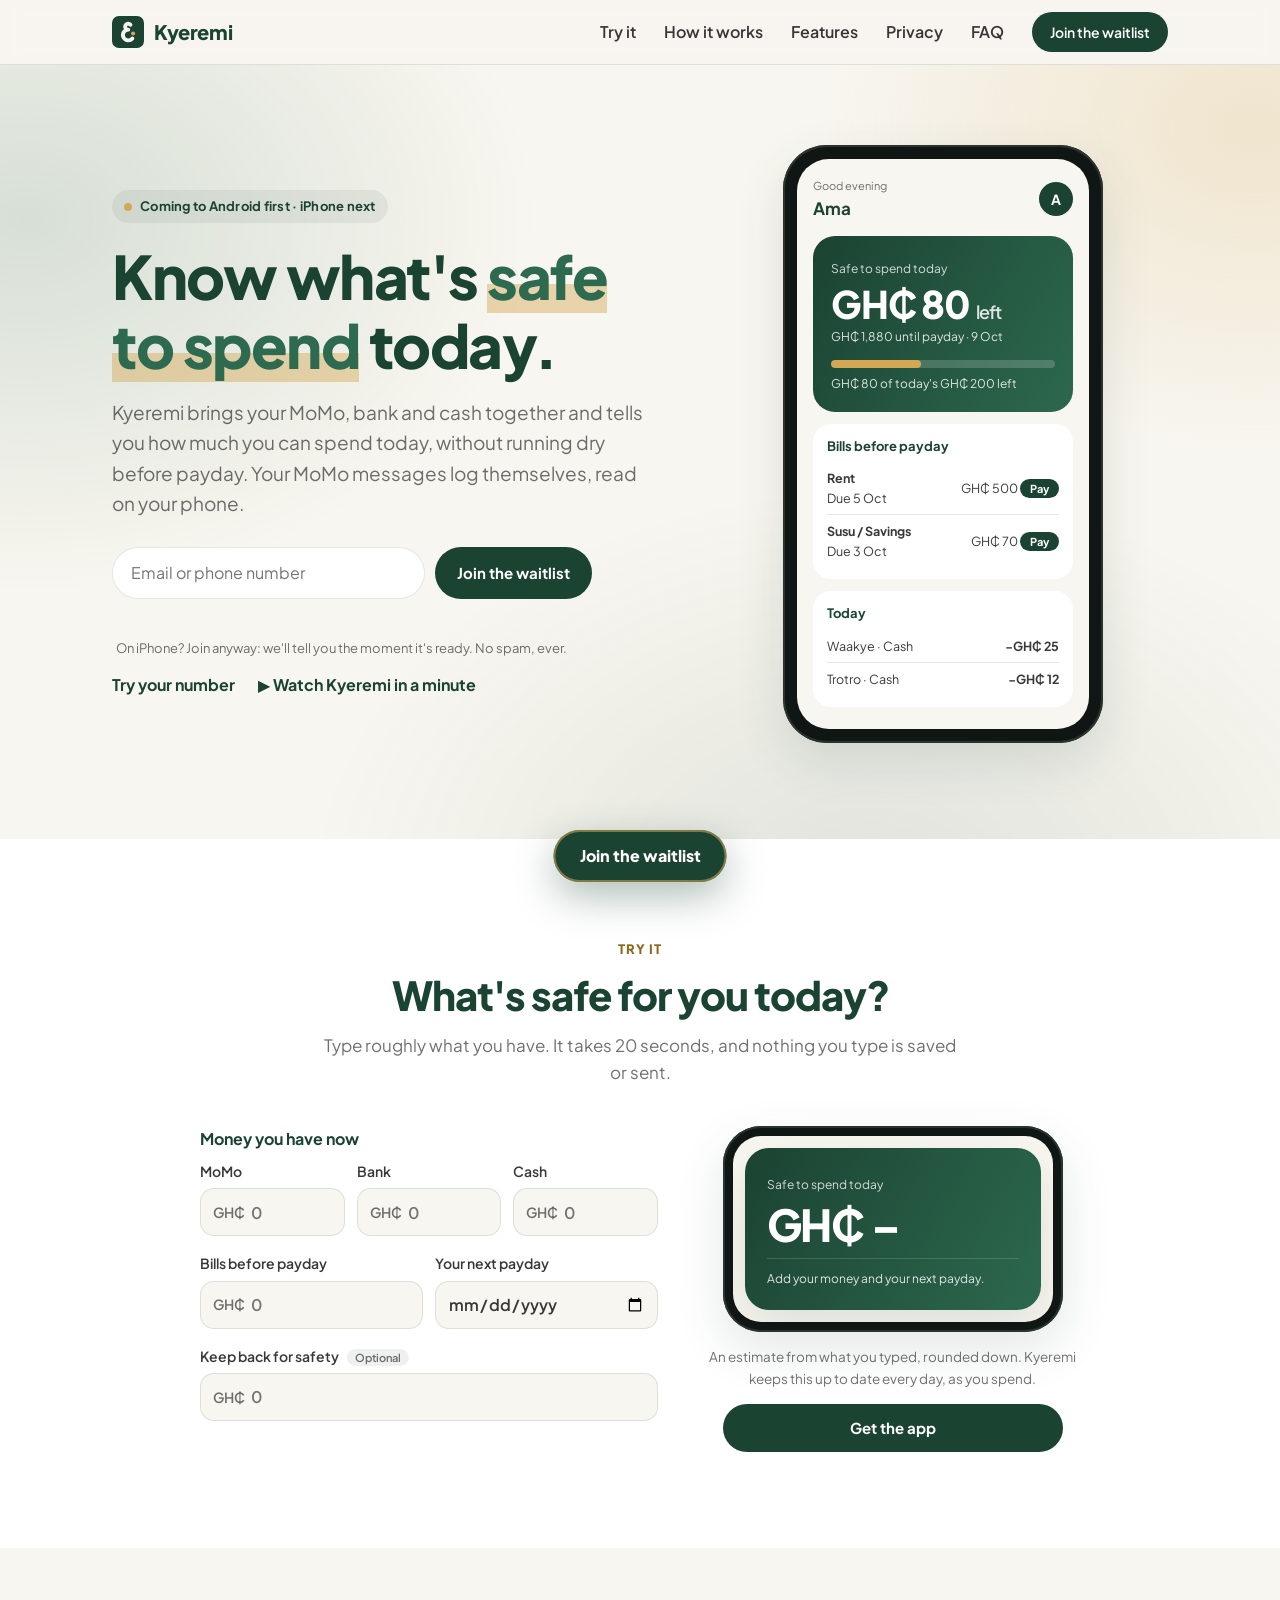
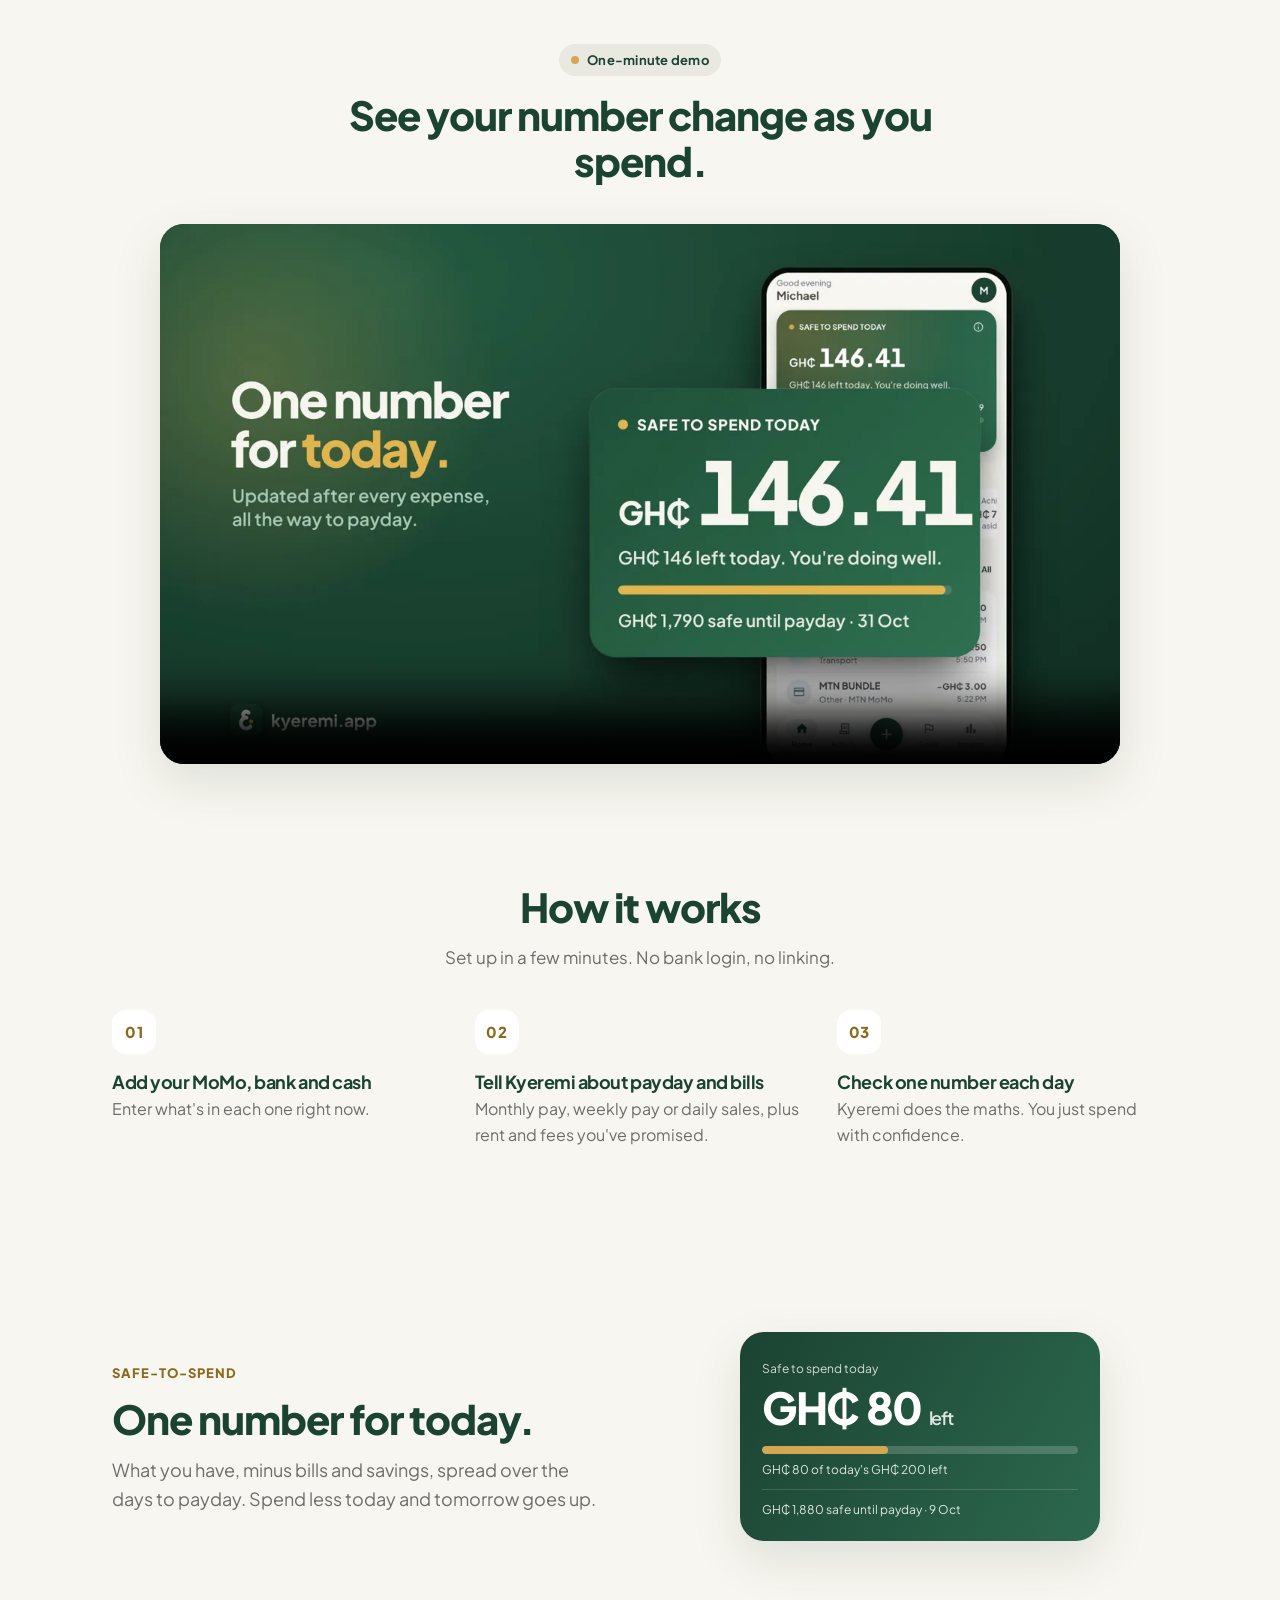
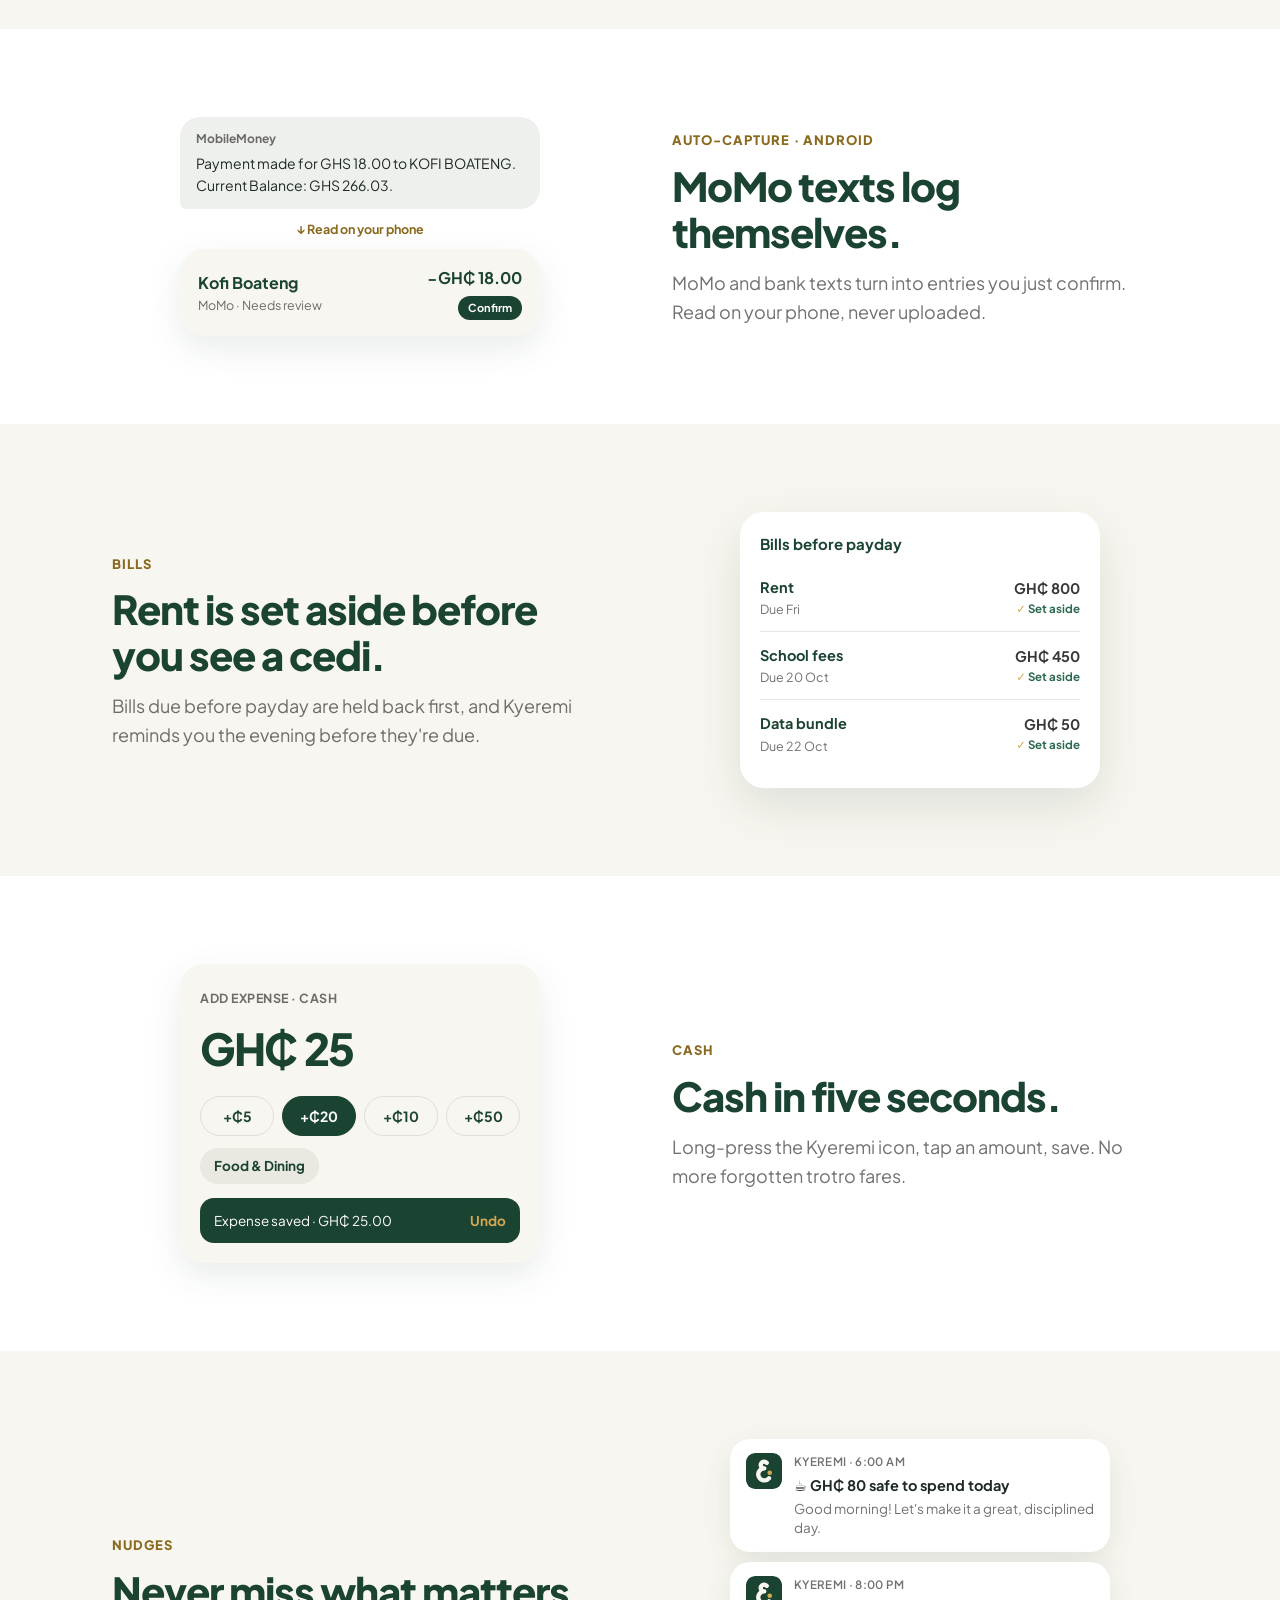
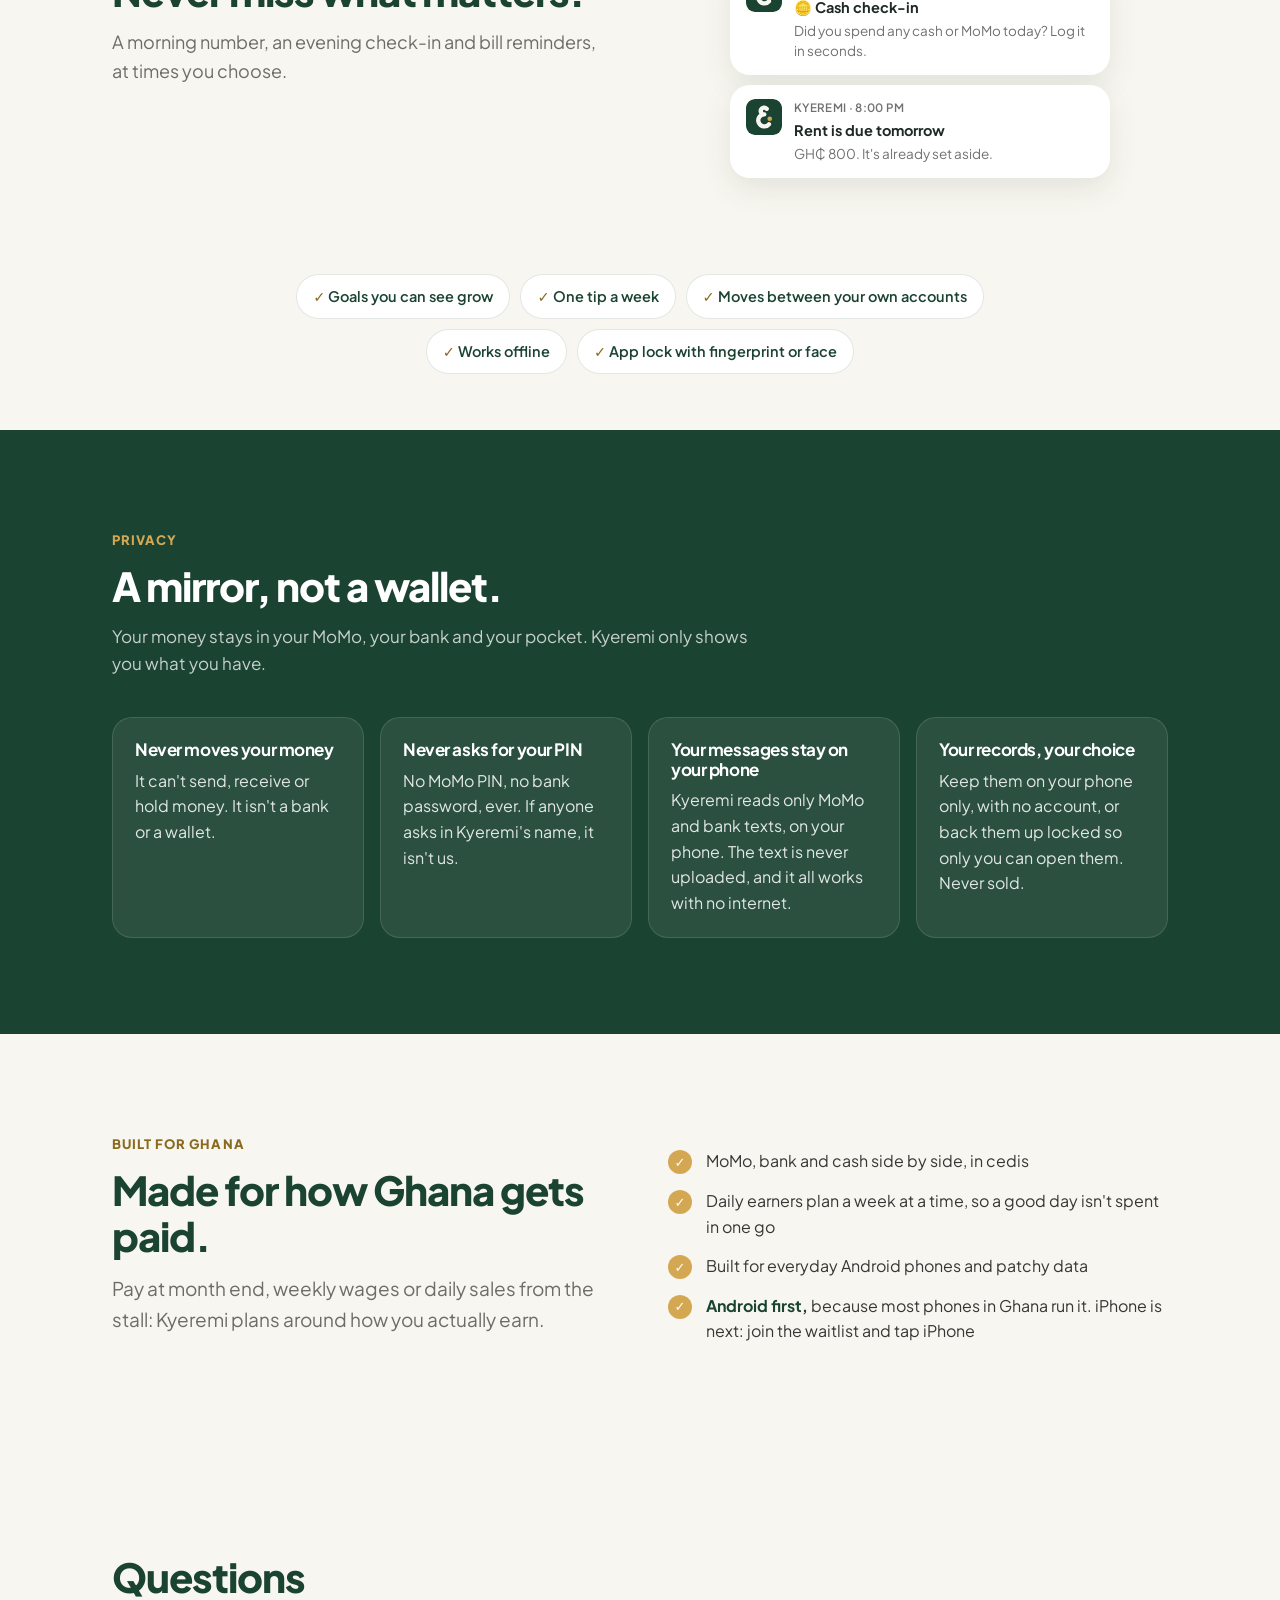
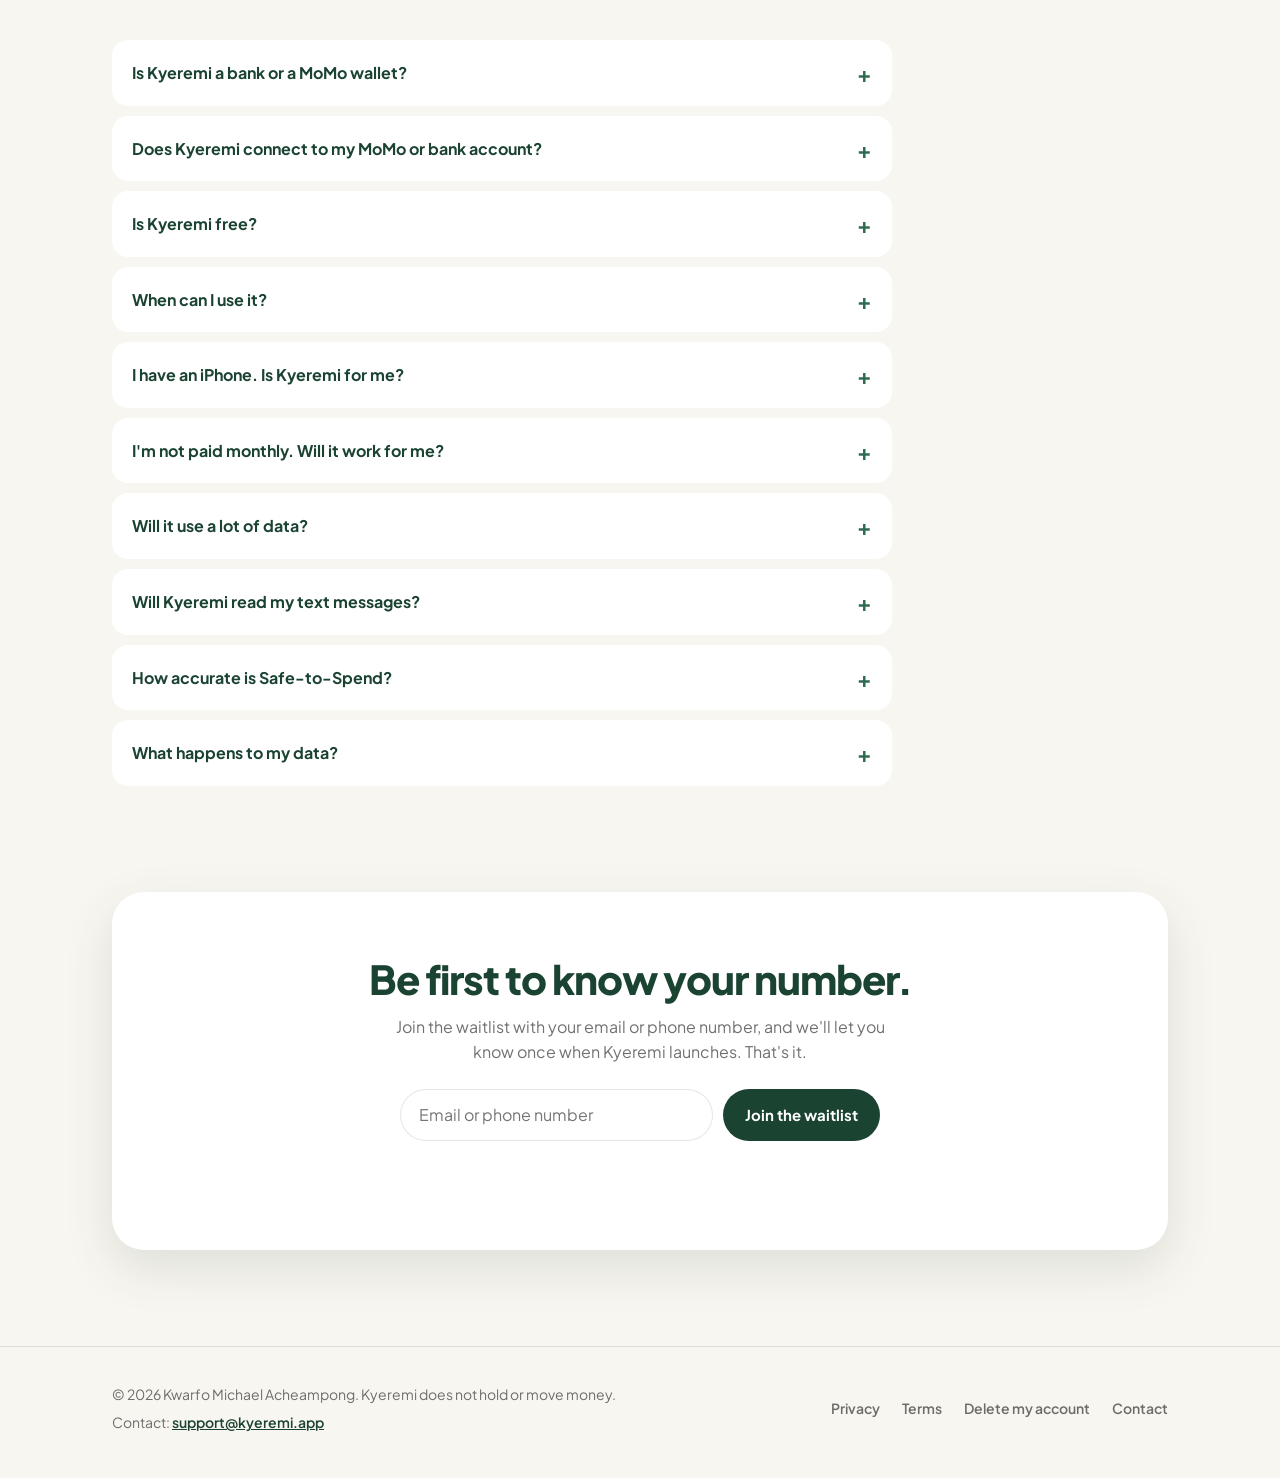
<file: index.html>
<!doctype html>
<html lang="en">
<head>
  <meta charset="utf-8">
  <meta name="viewport" content="width=device-width, initial-scale=1">
  <title>Kyeremi · Know what's safe to spend today</title>
  <meta name="description" content="Kyeremi brings your MoMo, bank and cash together and tells you how much you can safely spend today, so you never run dry before payday. Join the waitlist.">
  <meta name="theme-color" content="#1b4332">
  <meta property="og:title" content="Kyeremi · Know what's safe to spend today">
  <meta property="og:description" content="Your MoMo, bank and cash in one place, and one clear number: how much is safe to spend today. Built for Ghana.">
  <meta property="og:type" content="website">
  <link rel="icon" href="assets/favicon.svg?v=2" type="image/svg+xml">
  <link rel="apple-touch-icon" href="assets/apple-touch-icon.png?v=2">
  <link rel="stylesheet" href="assets/styles.css?v=20261105">
</head>
<body>
  <a class="skip-link" href="#main">Skip to content</a>

  <header class="site-header">
    <div class="container">
      <a class="brand" href="./" aria-label="Kyeremi home"><svg class="brand-mark" viewBox="0 0 512 512" aria-hidden="true"><rect width="512" height="512" rx="112" fill="#1b4332"/><g transform="translate(256 256) scale(1.1) translate(-262 -240)"><path d="M297.7 133.7 A44 44 0 1 0 264 206 L266 206 A78 78 0 1 0 325.8 334.1" fill="none" stroke="#f8f6f0" stroke-width="56" stroke-linecap="round" stroke-linejoin="round"/><circle cx="336" cy="262" r="30" fill="#d4a853"/></g></svg>Kyeremi</a>
      <button class="nav-toggle" type="button" aria-expanded="false" aria-controls="nav" aria-label="Menu">
        <svg width="24" height="24" viewBox="0 0 24 24" fill="none" stroke="currentColor" stroke-width="2" stroke-linecap="round" aria-hidden="true"><path d="M4 7h16M4 12h16M4 17h16"/></svg>
      </button>
      <nav class="nav-links" id="nav" aria-label="Main">
        <a href="#try">Try it</a>
        <a href="#how">How it works</a>
        <a href="#features">Features</a>
        <a href="#privacy">Privacy</a>
        <a href="#faq">FAQ</a>
        <a class="btn btn-small" href="#join">Join the waitlist</a>
      </nav>
    </div>
  </header>

  <main id="main">
    <section class="hero">
      <div class="container">
        <div>
          <span class="eyebrow">Coming to Android first · iPhone next</span>
          <h1>Know what's <em>safe to spend</em> today.</h1>
          <p class="lead">Kyeremi brings your MoMo, bank and cash together and tells you how much you can spend today, without running dry before payday. Your MoMo messages log themselves, read on your phone.</p>
          <form class="waitlist" data-source="hero" novalidate>
            <div class="waitlist-row">
              <label class="trap" aria-hidden="true">Website <input type="text" name="website" tabindex="-1" autocomplete="off"></label>
              <label for="email-hero" class="trap">Email or phone number</label>
              <input id="email-hero" type="text" inputmode="email" name="contact" placeholder="Email or phone number" autocomplete="email" required>
              <button class="btn" type="submit">Join the waitlist</button>
            </div>
            <div class="form-extra">
            <fieldset class="chip-group" data-field="platform">
              <legend>Your phone <span>Optional</span></legend>
              <div class="chips">
                <button type="button" class="chip" data-value="android" aria-pressed="false">Android</button>
                <button type="button" class="chip" data-value="iphone" aria-pressed="false">iPhone</button>
              </div>
            </fieldset>
            <fieldset class="chip-group" data-field="heard_from">
              <legend>How did you hear about Kyeremi? <span>Optional</span></legend>
              <div class="chips">
                <button type="button" class="chip" data-value="whatsapp" aria-pressed="false">WhatsApp</button>
                <button type="button" class="chip" data-value="tiktok" aria-pressed="false">TikTok</button>
                <button type="button" class="chip" data-value="instagram" aria-pressed="false">Instagram</button>
                <button type="button" class="chip" data-value="x" aria-pressed="false">X</button>
                <button type="button" class="chip" data-value="facebook" aria-pressed="false">Facebook</button>
                <button type="button" class="chip" data-value="linkedin" aria-pressed="false">LinkedIn</button>
                <button type="button" class="chip" data-value="friend" aria-pressed="false">Friend or family</button>
                <button type="button" class="chip" data-value="search" aria-pressed="false">Google</button>
                <button type="button" class="chip" data-value="other" aria-pressed="false">Other</button>
              </div>
            </fieldset>
            </div>
            <p class="form-status" role="status" aria-live="polite"></p>
            <p class="form-note">On iPhone? Join anyway: we'll tell you the moment it's ready. No spam, ever.</p>
          </form>
          <a class="watch-link" href="#try">Try your number</a>
          <a class="watch-link" href="#watch">▶ Watch Kyeremi in a minute</a>
        </div>

        <div class="phone" role="img" aria-label="The Kyeremi home screen: GH₵ 80 safe to spend today, GH₵ 1,880 until payday on 9 October, and rent set aside.">
          <div class="phone-screen" aria-hidden="true">
            <div class="phone-top">
              <div><small>Good evening</small><strong>Ama</strong></div>
              <div class="avatar">A</div>
            </div>
            <div class="sts-card">
              <small>Safe to spend today</small>
              <div class="sts-amount">GH₵ 80 <span>left</span></div>
              <div class="sts-meta">GH₵ 1,880 until payday · 9 Oct</div>
              <div class="sts-bar"><i></i></div>
              <div class="sts-meta">GH₵ 80 of today's GH₵ 200 left</div>
            </div>
            <div class="mini-card">
              <h4>Bills before payday</h4>
              <div class="mini-row"><span><b>Rent</b><br>Due 5 Oct</span><span>GH₵ 500 <span class="pill">Pay</span></span></div>
              <div class="mini-row"><span><b>Susu / Savings</b><br>Due 3 Oct</span><span>GH₵ 70 <span class="pill">Pay</span></span></div>
            </div>
            <div class="mini-card">
              <h4>Today</h4>
              <div class="mini-row"><span>Waakye · Cash</span><b>−GH₵ 25</b></div>
              <div class="mini-row"><span>Trotro · Cash</span><b>−GH₵ 12</b></div>
            </div>
          </div>
        </div>
      </div>
    </section>

    <section id="try" class="try" aria-labelledby="try-title">
      <div class="container">
        <div class="section-head center">
          <span class="label">Try it</span>
          <h2 id="try-title">What's safe for you today?</h2>
          <p>Type roughly what you have. It takes 20 seconds, and nothing you type is saved or sent.</p>
        </div>
        <div class="try-grid">
          <form class="try-form" novalidate>
            <fieldset class="try-money">
              <legend>Money you have now</legend>
              <div class="try-row">
                <label>MoMo<span class="try-input"><span aria-hidden="true">GH₵</span><input type="text" inputmode="decimal" name="momo" placeholder="0" autocomplete="off"></span></label>
                <label>Bank<span class="try-input"><span aria-hidden="true">GH₵</span><input type="text" inputmode="decimal" name="bank" placeholder="0" autocomplete="off"></span></label>
                <label>Cash<span class="try-input"><span aria-hidden="true">GH₵</span><input type="text" inputmode="decimal" name="cash" placeholder="0" autocomplete="off"></span></label>
              </div>
            </fieldset>
            <div class="try-row try-row-2">
              <label>Bills before payday<span class="try-input"><span aria-hidden="true">GH₵</span><input type="text" inputmode="decimal" name="bills" placeholder="0" autocomplete="off"></span></label>
              <label>Your next payday<span class="try-input try-date"><input type="date" name="payday" autocomplete="off"></span></label>
            </div>
            <label class="try-buffer">Keep back for safety <small>Optional</small><span class="try-input"><span aria-hidden="true">GH₵</span><input type="text" inputmode="decimal" name="buffer" placeholder="0" autocomplete="off"></span></label>
          </form>
          <div class="try-result">
            <div class="phone try-phone">
              <div class="phone-screen">
                <div class="vcard sts-card">
                  <small>Safe to spend today</small>
                  <div class="sts-amount" data-try="amount">GH₵ –</div>
                  <div class="sts-meta sts-until" data-try="how" role="status" aria-live="polite">Add your money and your next payday.</div>
                </div>
                <div class="sms try-sms" data-try="sms" hidden>
                  <span class="sms-from">MobileMoney <em>Example</em></span>
                  <p>Payment made for GHS <span data-try="sms-amount"></span> to KOFI BOATENG.</p>
                </div>
                <div class="vcard review try-review" data-try="review" hidden>
                  <div><b>Kofi Boateng</b><small data-try="review-state">MoMo · Needs review</small></div>
                  <div class="review-right"><b data-try="review-amount"></b><button class="pill try-confirm" type="button" data-try="confirm">Confirm</button></div>
                </div>
              </div>
            </div>
            <button class="btn try-sim" type="button" data-try="sim" hidden>Pretend a MoMo text arrives</button>
            <p class="try-note" data-try="note">An estimate from what you typed, rounded down. Kyeremi keeps this up to date every day, as you spend.</p>
            <a class="btn try-cta" href="#join">Get the app</a>
          </div>
        </div>
      </div>
    </section>

    <section id="watch" aria-labelledby="watch-title">
      <div class="container">
        <div class="section-head promo-head">
          <span class="eyebrow">One-minute demo</span>
          <h2 id="watch-title" style="margin-top:16px">See your number change as you spend.</h2>
        </div>
        <div class="promo">
          <!-- Loads nothing until someone presses play (preload="none"). -->
          <video controls playsinline preload="none" poster="assets/promo-poster.webp" width="1920" height="1080" aria-label="A one-minute demo of the Kyeremi app">
            <source src="assets/kyeremi-promo.mp4" type="video/mp4">
            <a href="assets/kyeremi-promo.mp4">Watch the Kyeremi demo</a>
          </video>
        </div>
      </div>
    </section>

    <section id="how" class="how" aria-labelledby="how-title">
      <div class="container">
        <div class="section-head center">
          <h2 id="how-title">How it works</h2>
          <p>Set up in a few minutes. No bank login, no linking.</p>
        </div>
        <ol class="how-steps">
          <li><h3>Add your MoMo, bank and cash</h3><p>Enter what's in each one right now.</p></li>
          <li><h3>Tell Kyeremi about payday and bills</h3><p>Monthly pay, weekly pay or daily sales, plus rent and fees you've promised.</p></li>
          <li><h3>Check one number each day</h3><p>Kyeremi does the maths. You just spend with confidence.</p></li>
        </ol>
      </div>
    </section>

    <section id="features" class="fb" aria-labelledby="fb1">
      <div class="container fb-grid">
        <div class="fb-text">
          <span class="label">Safe-to-Spend</span>
          <h2 id="fb1">One number for today.</h2>
          <p>What you have, minus bills and savings, spread over the days to payday. Spend less today and tomorrow goes up.</p>
        </div>
        <div class="fb-visual" role="img" aria-label="Safe to spend today: GH₵ 80 left of GH₵ 200, and GH₵ 1,880 safe until payday on 9 October.">
          <div class="vcard sts-card" aria-hidden="true">
            <small>Safe to spend today</small>
            <div class="sts-amount">GH₵ 80 <span>left</span></div>
            <div class="sts-bar"><i></i></div>
            <div class="sts-meta">GH₵ 80 of today's GH₵ 200 left</div>
            <div class="sts-meta sts-until">GH₵ 1,880 safe until payday · 9 Oct</div>
          </div>
        </div>
      </div>
    </section>

    <section class="fb fb-alt" aria-labelledby="fb2">
      <div class="container fb-grid fb-reverse">
        <div class="fb-text">
          <span class="label">Auto-capture · Android</span>
          <h2 id="fb2">MoMo texts log themselves.</h2>
          <p>MoMo and bank texts turn into entries you just confirm. Read on your phone, never uploaded.</p>
        </div>
        <div class="fb-visual" role="img" aria-label="A MoMo text message becomes a GH₵ 18 entry waiting to be confirmed.">
          <div class="sms-flow" aria-hidden="true">
            <div class="sms"><span class="sms-from">MobileMoney</span><p>Payment made for GHS 18.00 to KOFI BOATENG. Current Balance: GHS 266.03.</p></div>
            <div class="sms-arrow">Read on your phone</div>
            <div class="vcard review">
              <div><b>Kofi Boateng</b><small>MoMo · Needs review</small></div>
              <div class="review-right"><b>−GH₵ 18.00</b><span class="pill">Confirm</span></div>
            </div>
          </div>
        </div>
      </div>
    </section>

    <section class="fb" aria-labelledby="fb3">
      <div class="container fb-grid">
        <div class="fb-text">
          <span class="label">Bills</span>
          <h2 id="fb3">Rent is set aside before you see a cedi.</h2>
          <p>Bills due before payday are held back first, and Kyeremi reminds you the evening before they're due.</p>
        </div>
        <div class="fb-visual" role="img" aria-label="Bills before payday: rent GH₵ 800 set aside, school fees GH₵ 450, data bundle GH₵ 50.">
          <div class="vcard list-card" aria-hidden="true">
            <h4>Bills before payday</h4>
            <div class="list-row"><span><b>Rent</b><small>Due Fri</small></span><span class="amt">GH₵ 800 <em class="tag">Set aside</em></span></div>
            <div class="list-row"><span><b>School fees</b><small>Due 20 Oct</small></span><span class="amt">GH₵ 450 <em class="tag">Set aside</em></span></div>
            <div class="list-row"><span><b>Data bundle</b><small>Due 22 Oct</small></span><span class="amt">GH₵ 50 <em class="tag">Set aside</em></span></div>
          </div>
        </div>
      </div>
    </section>

    <section class="fb fb-alt" aria-labelledby="fb4">
      <div class="container fb-grid fb-reverse">
        <div class="fb-text">
          <span class="label">Cash</span>
          <h2 id="fb4">Cash in five seconds.</h2>
          <p>Long-press the Kyeremi icon, tap an amount, save. No more forgotten trotro fares.</p>
        </div>
        <div class="fb-visual" role="img" aria-label="Adding a GH₵ 25 cash expense with quick amount buttons, then 'Expense saved'.">
          <div class="vcard quick" aria-hidden="true">
            <small>Add expense · Cash</small>
            <div class="quick-amt">GH₵ 25</div>
            <div class="quick-chips"><span>+₵5</span><span class="on">+₵20</span><span>+₵10</span><span>+₵50</span></div>
            <div class="quick-cat">Food &amp; Dining</div>
            <div class="toast">Expense saved · GH₵ 25.00 <b>Undo</b></div>
          </div>
        </div>
      </div>
    </section>

    <section class="fb" aria-labelledby="fb5">
      <div class="container fb-grid">
        <div class="fb-text">
          <span class="label">Nudges</span>
          <h2 id="fb5">Never miss what matters.</h2>
          <p>A morning number, an evening check-in and bill reminders, at times you choose.</p>
        </div>
        <div class="fb-visual" role="img" aria-label="Three Kyeremi notifications: GH₵ 80 safe to spend today; a cash check-in; rent due tomorrow, already set aside.">
          <div class="ntf-stack" aria-hidden="true">
            <div class="ntf"><svg class="ntf-icon" viewBox="0 0 512 512" aria-hidden="true"><rect width="512" height="512" rx="112" fill="#1b4332"/><g transform="translate(256 256) scale(1.1) translate(-262 -240)"><path d="M297.7 133.7 A44 44 0 1 0 264 206 L266 206 A78 78 0 1 0 325.8 334.1" fill="none" stroke="#f8f6f0" stroke-width="56" stroke-linecap="round" stroke-linejoin="round"/><circle cx="336" cy="262" r="30" fill="#d4a853"/></g></svg><div><span class="ntf-app">Kyeremi · 6:00 AM</span><b>☕ GH₵ 80 safe to spend today</b><p>Good morning! Let's make it a great, disciplined day.</p></div></div>
            <div class="ntf"><svg class="ntf-icon" viewBox="0 0 512 512" aria-hidden="true"><rect width="512" height="512" rx="112" fill="#1b4332"/><g transform="translate(256 256) scale(1.1) translate(-262 -240)"><path d="M297.7 133.7 A44 44 0 1 0 264 206 L266 206 A78 78 0 1 0 325.8 334.1" fill="none" stroke="#f8f6f0" stroke-width="56" stroke-linecap="round" stroke-linejoin="round"/><circle cx="336" cy="262" r="30" fill="#d4a853"/></g></svg><div><span class="ntf-app">Kyeremi · 8:00 PM</span><b>🪙 Cash check-in</b><p>Did you spend any cash or MoMo today? Log it in seconds.</p></div></div>
            <div class="ntf"><svg class="ntf-icon" viewBox="0 0 512 512" aria-hidden="true"><rect width="512" height="512" rx="112" fill="#1b4332"/><g transform="translate(256 256) scale(1.1) translate(-262 -240)"><path d="M297.7 133.7 A44 44 0 1 0 264 206 L266 206 A78 78 0 1 0 325.8 334.1" fill="none" stroke="#f8f6f0" stroke-width="56" stroke-linecap="round" stroke-linejoin="round"/><circle cx="336" cy="262" r="30" fill="#d4a853"/></g></svg><div><span class="ntf-app">Kyeremi · 8:00 PM</span><b>Rent is due tomorrow</b><p>GH₵ 800. It's already set aside.</p></div></div>
          </div>
        </div>
      </div>
    </section>

    <section class="also" aria-label="Also in Kyeremi">
      <div class="container">
        <ul class="also-list">
          <li>Goals you can see grow</li>
          <li>One tip a week</li>
          <li>Moves between your own accounts</li>
          <li>Works offline</li>
          <li>App lock with fingerprint or face</li>
        </ul>
      </div>
    </section>

    <section id="privacy" class="trust" aria-labelledby="privacy-title">
      <div class="container">
        <div class="section-head">
          <span class="label label-light">Privacy</span>
          <h2 id="privacy-title">A mirror, not a wallet.</h2>
          <p>Your money stays in your MoMo, your bank and your pocket. Kyeremi only shows you what you have.</p>
        </div>
        <div class="trust-grid trust-grid-4">
          <div class="trust-item"><h3>Never moves your money</h3><p>It can't send, receive or hold money. It isn't a bank or a wallet.</p></div>
          <div class="trust-item"><h3>Never asks for your PIN</h3><p>No MoMo PIN, no bank password, ever. If anyone asks in Kyeremi's name, it isn't us.</p></div>
          <div class="trust-item"><h3>Your messages stay on your phone</h3><p>Kyeremi reads only MoMo and bank texts, on your phone. The text is never uploaded, and it all works with no internet.</p></div>
          <div class="trust-item"><h3>Your records, your choice</h3><p>Keep them on your phone only, with no account, or back them up locked so only you can open them. Never sold.</p></div>
        </div>
      </div>
    </section>

    <section id="android" aria-labelledby="ghana-title">
      <div class="container ghana">
        <div>
          <span class="label">Built for Ghana</span>
          <h2 id="ghana-title">Made for how Ghana gets paid.</h2>
          <p class="lead" style="margin-top:14px">Pay at month end, weekly wages or daily sales from the stall: Kyeremi plans around how you actually earn.</p>
        </div>
        <ul class="check-list">
          <li>MoMo, bank and cash side by side, in cedis</li>
          <li>Daily earners plan a week at a time, so a good day isn't spent in one go</li>
          <li>Built for everyday Android phones and patchy data</li>
          <li><strong>Android first,</strong> because most phones in Ghana run it. iPhone is next: join the waitlist and tap iPhone</li>
        </ul>
      </div>
    </section>

    <section id="faq" aria-labelledby="faq-title">
      <div class="container">
        <div class="section-head"><h2 id="faq-title">Questions</h2></div>
        <div class="faq">
          <details>
            <summary>Is Kyeremi a bank or a MoMo wallet?</summary>
            <p><strong>No.</strong> Kyeremi never holds, sends or receives money. It's a planning tool: you tell it what you have, and it works out what's safe to spend. Your money stays exactly where it is.</p>
          </details>
          <details>
            <summary>Does Kyeremi connect to my MoMo or bank account?</summary>
            <p><strong>No, and it will never ask for your PIN.</strong> You enter your balances yourself. On Android, MoMo and bank messages can log your spending for you, read on your phone. Kyeremi will never ask for your MoMo PIN or bank password. If anyone claiming to be Kyeremi asks for one, it isn't us.</p>
          </details>
          <details>
            <summary>Is Kyeremi free?</summary>
            <p><strong>Yes.</strong> Kyeremi is free to use. Later, we plan to add optional premium features for people who want extra tools. If we do, we'll tell you first, and you'll never be charged unless you choose to upgrade.</p>
          </details>
          <details>
            <summary>When can I use it?</summary>
            <p><strong>Early 2027, on Android first.</strong> We're testing Kyeremi now and fixing what testers find before we open it up. Join the waitlist and you'll be among the first to get it. We'll email or text you once when it's ready, and never spam you.</p>
            <p>On iPhone? Tap <strong>iPhone</strong> when you join and we'll tell you when that version is ready.</p>
          </details>
          <details>
            <summary>I have an iPhone. Is Kyeremi for me?</summary>
            <p><strong>Yes.</strong> Kyeremi is coming to iPhone too. We're starting on Android because most phones in Ghana run it, and it lets us make Kyeremi fast on everyday phones (<a href="#android">more on why</a>).</p>
            <p>The iPhone version is planned with everything that matters: Safe-to-Spend, bills, goals, insights, quick cash logging, App lock with Face ID and Sign in with Apple. Apple doesn't let apps read text messages, so on iPhone a two-minute Shortcuts setup will pass MoMo messages to Kyeremi instead, and you can always copy and paste one.</p>
            <p>Join the waitlist and tap <strong>iPhone</strong> under "Your phone". The more iPhone users sign up, the sooner it comes.</p>
          </details>
          <details>
            <summary>I'm not paid monthly. Will it work for me?</summary>
            <p><strong>Yes.</strong> Tell Kyeremi how your money comes in: daily sales, weekly pay, monthly pay, or "it varies" for contracts, gigs and remittances. It spreads what you have over the days until your next money arrives.</p>
          </details>
          <details>
            <summary>Will it use a lot of data?</summary>
            <p><strong>Very little.</strong> Kyeremi works offline, so you can check what's safe to spend and log what you spend with no connection. If you turn on backup, it backs up when you're online. It's built to run well on everyday phones, not just expensive ones.</p>
          </details>
          <details>
            <summary>Will Kyeremi read my text messages?</summary>
            <p><strong>Only if you turn it on.</strong> On Android, Kyeremi asks once while you set it up, and automatic logging stays off unless you turn it on and allow it (you can change it any time in Settings). Kyeremi then reads only new messages from the MoMo and bank senders it supports, on your phone. It never opens your inbox or old messages, every other text is ignored, and the messages themselves are never uploaded. Each one waits for you to confirm, and you can turn it off at any time (<a href="privacy.html">privacy policy</a>).</p>
            <p>You can also share or paste a single MoMo message into Kyeremi yourself.</p>
          </details>
          <details>
            <summary>How accurate is Safe-to-Spend?</summary>
            <p><strong>As accurate as what you tell it.</strong> It's exact arithmetic: money you're expecting isn't counted until it arrives, bills and savings come out first, and an optional safety buffer keeps an amount you choose out of view. Enter real balances (check your MoMo menu or banking app), log cash the same day, and correct a balance if it drifts. Safe-to-Spend is an estimate to help you plan: you're responsible for what you enter and for your spending decisions (<a href="terms.html">terms</a>).</p>
          </details>
          <details>
            <summary>What happens to my data?</summary>
            <p><strong>It stays yours, and you choose where it lives.</strong> Your records are always on your phone. Keep them there only, with no account, or turn on a backup that is locked on your phone before it leaves, so only you can open it, not even us. You can delete everything from the app at any time. We never sell your records. Read the <a href="privacy.html">privacy policy</a>.</p>
          </details>
        </div>
      </div>
    </section>

    <section id="join" aria-labelledby="join-title" style="padding-top:0">
      <div class="container">
        <div class="cta-band">
          <h2 id="join-title">Be first to know your number.</h2>
          <p>Join the waitlist with your email or phone number, and we'll let you know once when Kyeremi launches. That's it.</p>
          <form class="waitlist" data-source="footer" novalidate>
            <div class="waitlist-row">
              <label class="trap" aria-hidden="true">Website <input type="text" name="website" tabindex="-1" autocomplete="off"></label>
              <label for="email-footer" class="trap">Email or phone number</label>
              <input id="email-footer" type="text" inputmode="email" name="contact" placeholder="Email or phone number" autocomplete="email" required>
              <button class="btn" type="submit">Join the waitlist</button>
            </div>
            <div class="form-extra">
            <fieldset class="chip-group" data-field="platform">
              <legend>Your phone <span>Optional</span></legend>
              <div class="chips">
                <button type="button" class="chip" data-value="android" aria-pressed="false">Android</button>
                <button type="button" class="chip" data-value="iphone" aria-pressed="false">iPhone</button>
              </div>
            </fieldset>
            <fieldset class="chip-group" data-field="heard_from">
              <legend>How did you hear about Kyeremi? <span>Optional</span></legend>
              <div class="chips">
                <button type="button" class="chip" data-value="whatsapp" aria-pressed="false">WhatsApp</button>
                <button type="button" class="chip" data-value="tiktok" aria-pressed="false">TikTok</button>
                <button type="button" class="chip" data-value="instagram" aria-pressed="false">Instagram</button>
                <button type="button" class="chip" data-value="x" aria-pressed="false">X</button>
                <button type="button" class="chip" data-value="facebook" aria-pressed="false">Facebook</button>
                <button type="button" class="chip" data-value="linkedin" aria-pressed="false">LinkedIn</button>
                <button type="button" class="chip" data-value="friend" aria-pressed="false">Friend or family</button>
                <button type="button" class="chip" data-value="search" aria-pressed="false">Google</button>
                <button type="button" class="chip" data-value="other" aria-pressed="false">Other</button>
              </div>
            </fieldset>
            </div>
            <p class="form-status" role="status" aria-live="polite"></p>
          </form>
        </div>
      </div>
    </section>
  </main>

  <a class="float-cta" href="#join" aria-hidden="true" tabindex="-1">Join the waitlist</a>

  <footer class="site-footer">
    <div class="container">
      <div>
        <div>© <span data-year>2026</span> <span data-config="operator">Kwarfo Michael Acheampong</span>. Kyeremi does not hold or move money.</div>
        <div class="footer-contact">Contact: <a data-config-mailto href="#"><span data-config="supportEmail">support@kyeremi.app</span></a></div>
      </div>
      <nav class="footer-links" aria-label="Footer">
        <a href="privacy.html">Privacy</a>
        <a href="terms.html">Terms</a>
        <a href="delete-account.html">Delete my account</a>
        <a data-config-mailto href="#">Contact</a>
      </nav>
    </div>
  </footer>

  <script src="assets/config.js?v=20261006"></script>
  <script src="assets/main.js?v=20261102"></script>
</body>
</html>
</file>
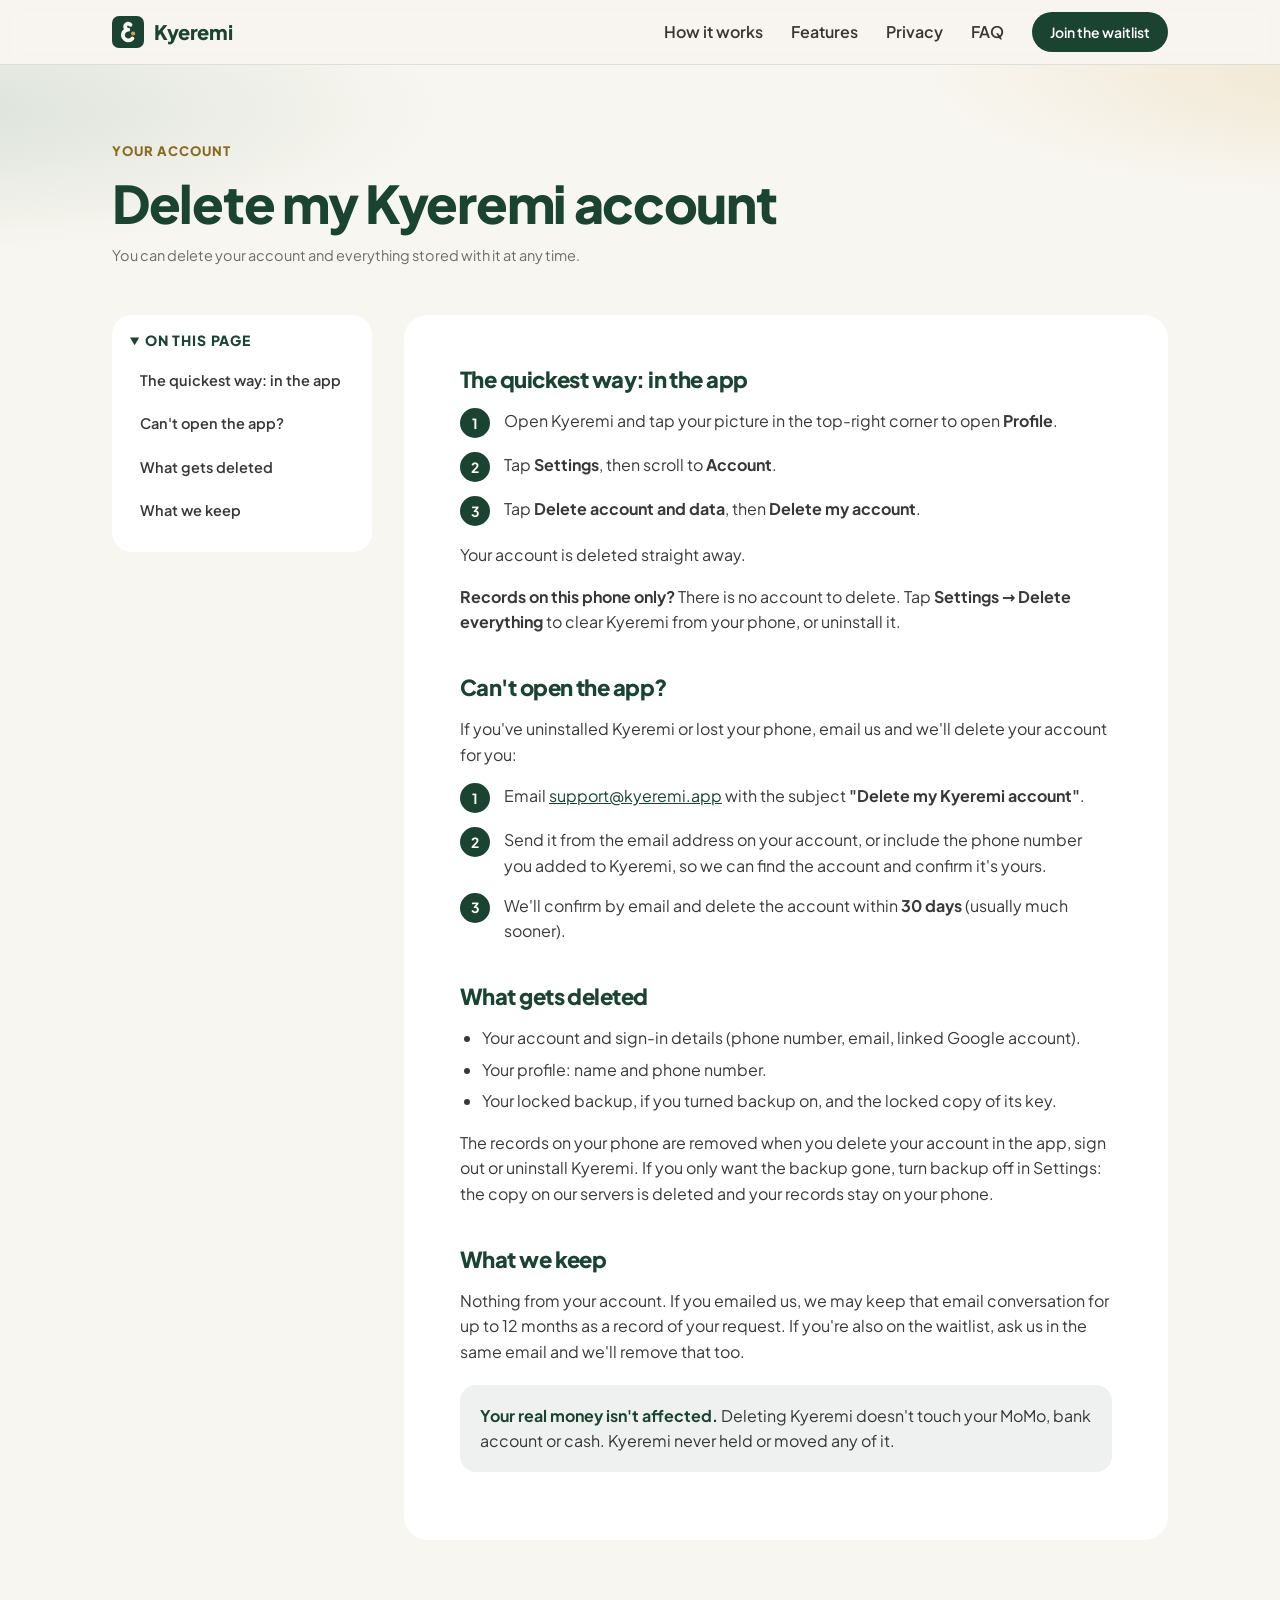
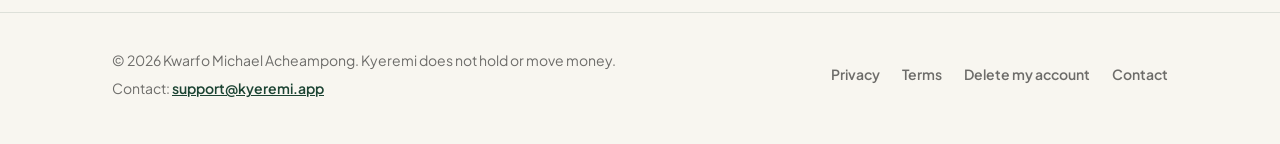
<file: delete-account.html>
<!doctype html>
<html lang="en">
<head>
  <meta charset="utf-8">
  <meta name="viewport" content="width=device-width, initial-scale=1">
  <title>Delete my account · Kyeremi</title>
  <meta name="description" content="How to delete your Kyeremi account and all the data stored with it.">
  <meta name="theme-color" content="#1b4332">
  <link rel="icon" href="assets/favicon.svg?v=2" type="image/svg+xml">
  <link rel="apple-touch-icon" href="assets/apple-touch-icon.png?v=2">
  <link rel="stylesheet" href="assets/styles.css?v=20261105">
</head>
<body>
  <a class="skip-link" href="#main">Skip to content</a>
  <header class="site-header">
    <div class="container">
      <a class="brand" href="./" aria-label="Kyeremi home"><svg class="brand-mark" viewBox="0 0 512 512" aria-hidden="true"><rect width="512" height="512" rx="112" fill="#1b4332"/><g transform="translate(256 256) scale(1.1) translate(-262 -240)"><path d="M297.7 133.7 A44 44 0 1 0 264 206 L266 206 A78 78 0 1 0 325.8 334.1" fill="none" stroke="#f8f6f0" stroke-width="56" stroke-linecap="round" stroke-linejoin="round"/><circle cx="336" cy="262" r="30" fill="#d4a853"/></g></svg>Kyeremi</a>
      <button class="nav-toggle" type="button" aria-expanded="false" aria-controls="nav" aria-label="Menu">
        <svg width="24" height="24" viewBox="0 0 24 24" fill="none" stroke="currentColor" stroke-width="2" stroke-linecap="round" aria-hidden="true"><path d="M4 7h16M4 12h16M4 17h16"/></svg>
      </button>
      <nav class="nav-links" id="nav" aria-label="Main">
        <a href="./#how">How it works</a>
        <a href="./#features">Features</a>
        <a href="./#privacy">Privacy</a>
        <a href="./#faq">FAQ</a>
        <a class="btn btn-small" href="./#join">Join the waitlist</a>
      </nav>
    </div>
  </header>

  <main id="main" class="legal">
    <section class="legal-hero">
      <div class="container">
        <span class="label">Your account</span>
        <h1>Delete my Kyeremi account</h1>
        <p class="updated">You can delete your account and everything stored with it at any time.</p>
      </div>
    </section>
    <div class="container legal-body">
      <details class="toc" open>
        <summary>On this page</summary>
        <ol>
          <li><a href="#the-quickest-way-in-the-app">The quickest way: in the app</a></li>
          <li><a href="#can-t-open-the-app">Can't open the app?</a></li>
          <li><a href="#what-gets-deleted">What gets deleted</a></li>
          <li><a href="#what-we-keep">What we keep</a></li>
        </ol>
      </details>
      <article>

        <h2 id="the-quickest-way-in-the-app">The quickest way: in the app</h2>
        <ol class="steps-list">
          <li>Open Kyeremi and tap your picture in the top-right corner to open <strong>Profile</strong>.</li>
          <li>Tap <strong>Settings</strong>, then scroll to <strong>Account</strong>.</li>
          <li>Tap <strong>Delete account and data</strong>, then <strong>Delete my account</strong>.</li>
        </ol>
        <p>Your account is deleted straight away.</p>
        <p><strong>Records on this phone only?</strong> There is no account to delete. Tap <strong>Settings → Delete everything</strong> to clear Kyeremi from your phone, or uninstall it.</p>

        <h2 id="can-t-open-the-app">Can't open the app?</h2>
        <p>If you've uninstalled Kyeremi or lost your phone, email us and we'll delete your account for you:</p>
        <ol class="steps-list">
          <li>Email <a data-config-mailto data-subject="Delete my Kyeremi account" href="#"><span data-config="supportEmail">our support email</span></a> with the subject <strong>"Delete my Kyeremi account"</strong>.</li>
          <li>Send it from the email address on your account, or include the phone number you added to Kyeremi, so we can find the account and confirm it's yours.</li>
          <li>We'll confirm by email and delete the account within <strong>30 days</strong> (usually much sooner).</li>
        </ol>

        <h2 id="what-gets-deleted">What gets deleted</h2>
        <ul>
          <li>Your account and sign-in details (phone number, email, linked Google account).</li>
          <li>Your profile: name and phone number.</li>
          <li>Your locked backup, if you turned backup on, and the locked copy of its key.</li>
        </ul>
        <p>The records on your phone are removed when you delete your account in the app, sign out or uninstall Kyeremi. If you only want the backup gone, turn backup off in Settings: the copy on our servers is deleted and your records stay on your phone.</p>

        <h2 id="what-we-keep">What we keep</h2>
        <p>Nothing from your account. If you emailed us, we may keep that email conversation for up to 12 months as a record of your request. If you're also on the waitlist, ask us in the same email and we'll remove that too.</p>

        <div class="callout">
          <p><strong>Your real money isn't affected.</strong> Deleting Kyeremi doesn't touch your MoMo, bank account or cash. Kyeremi never held or moved any of it.</p>
        </div>
      </article>
    </div>
  </main>

  <footer class="site-footer">
    <div class="container">
      <div>
        <div>© <span data-year>2026</span> <span data-config="operator">Kwarfo Michael Acheampong</span>. Kyeremi does not hold or move money.</div>
        <div class="footer-contact">Contact: <a data-config-mailto href="#"><span data-config="supportEmail">support@kyeremi.app</span></a></div>
      </div>
      <nav class="footer-links" aria-label="Footer">
        <a href="privacy.html">Privacy</a>
        <a href="terms.html">Terms</a>
        <a href="delete-account.html">Delete my account</a>
        <a data-config-mailto href="#">Contact</a>
      </nav>
    </div>
  </footer>
  <script src="assets/config.js?v=20261014"></script>
  <script src="assets/main.js?v=20261102"></script>
</body>
</html>
</file>
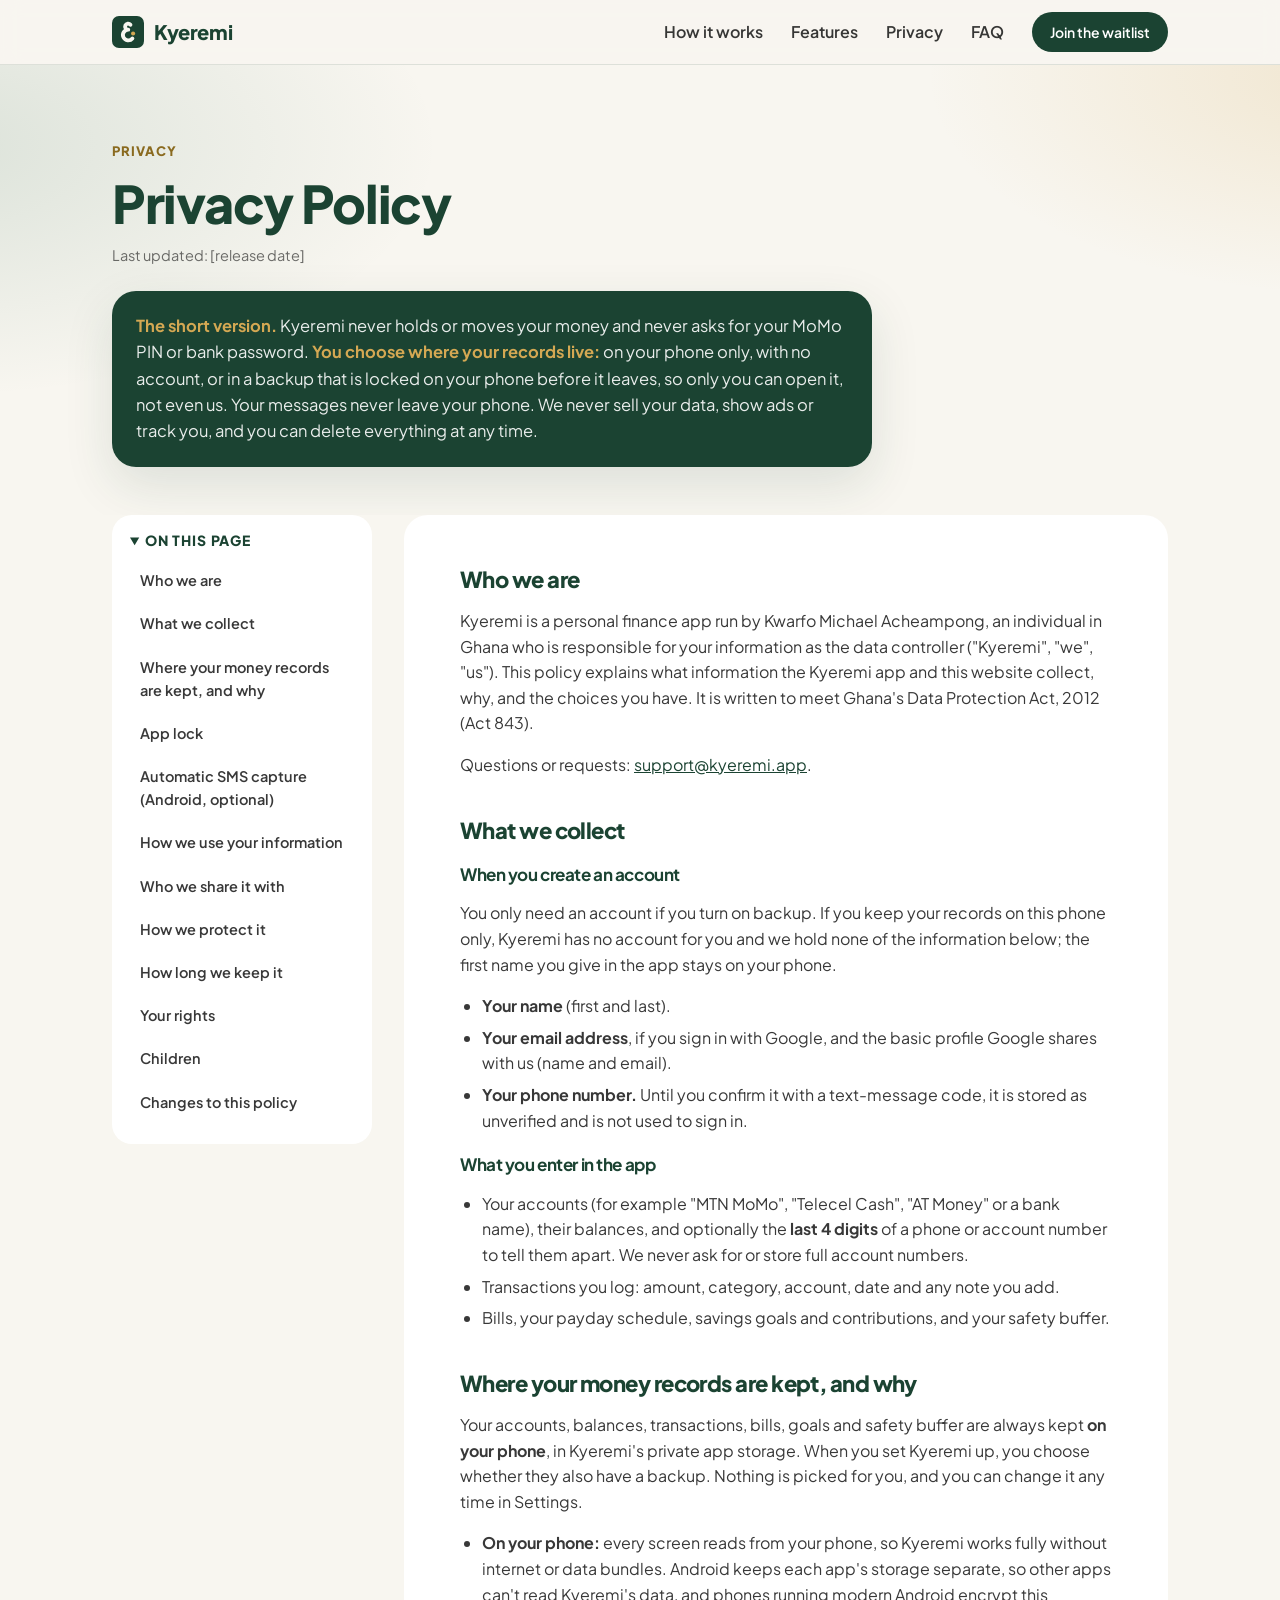
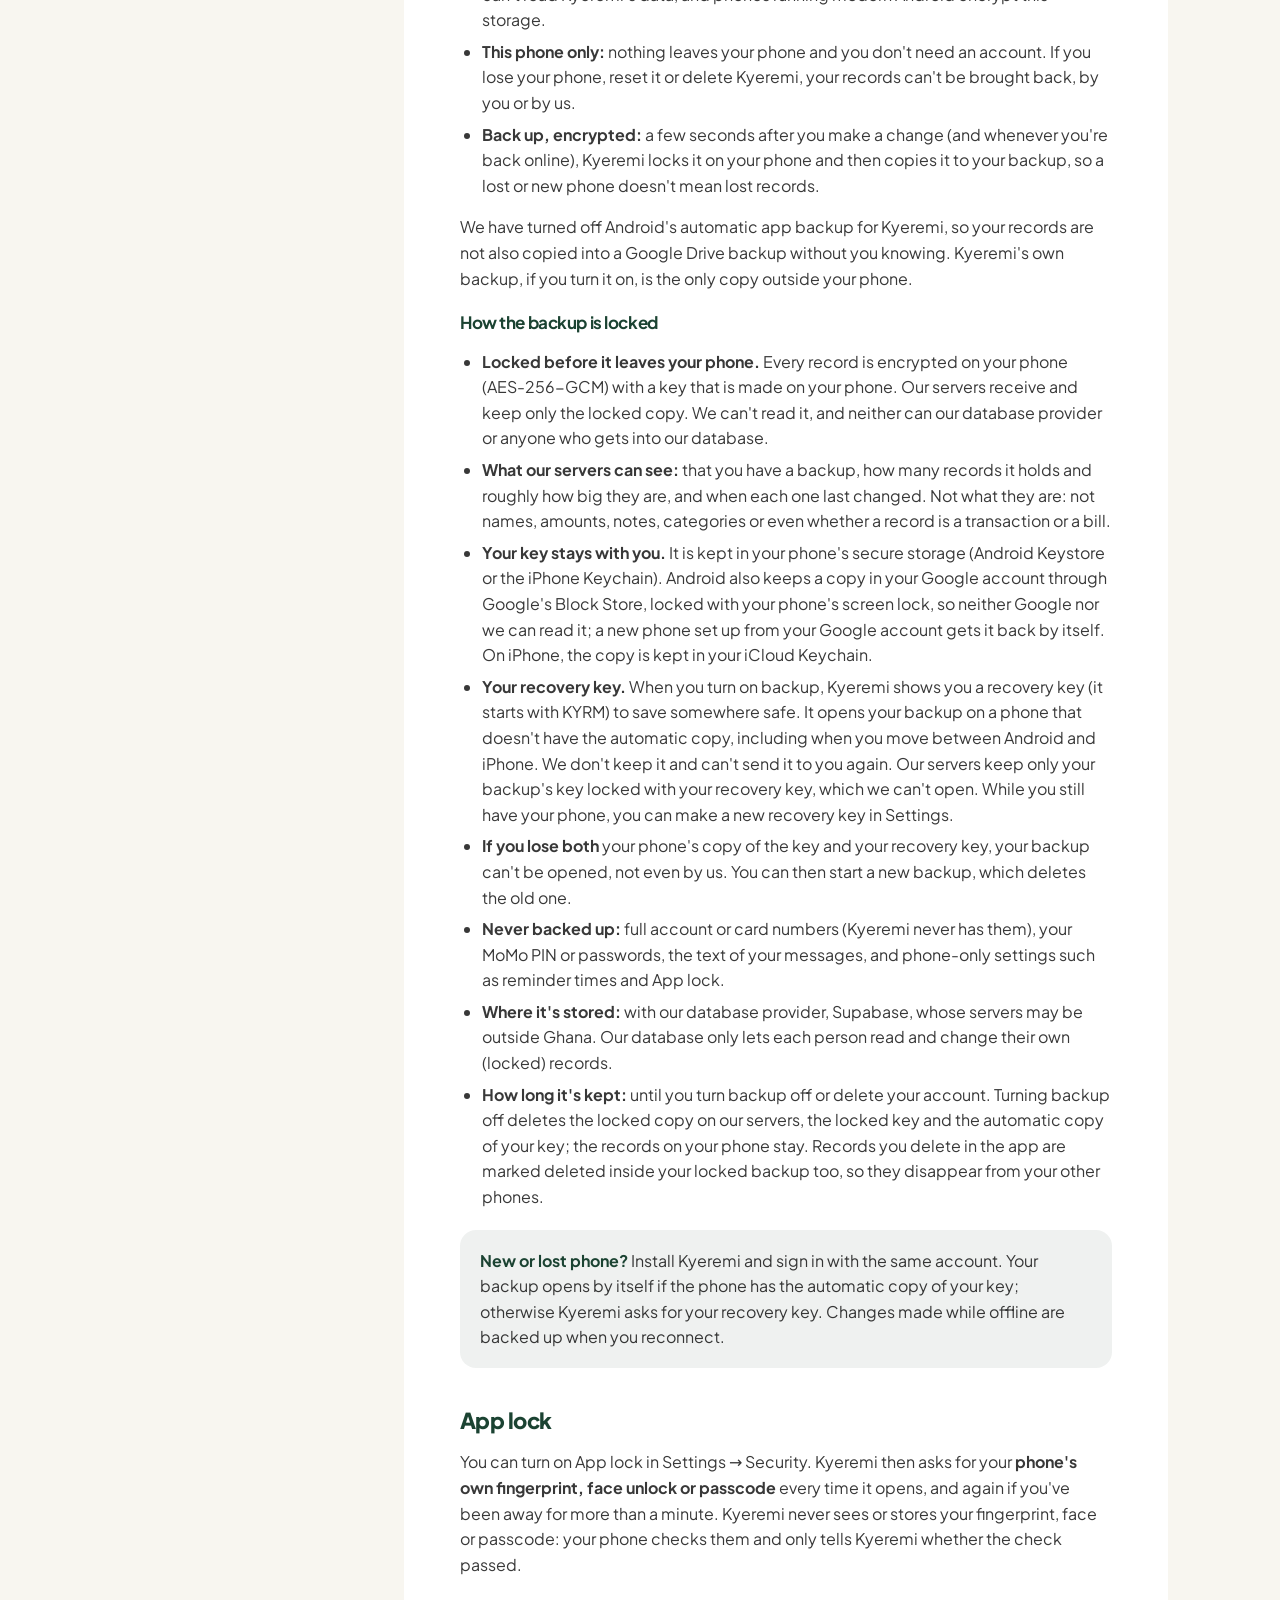
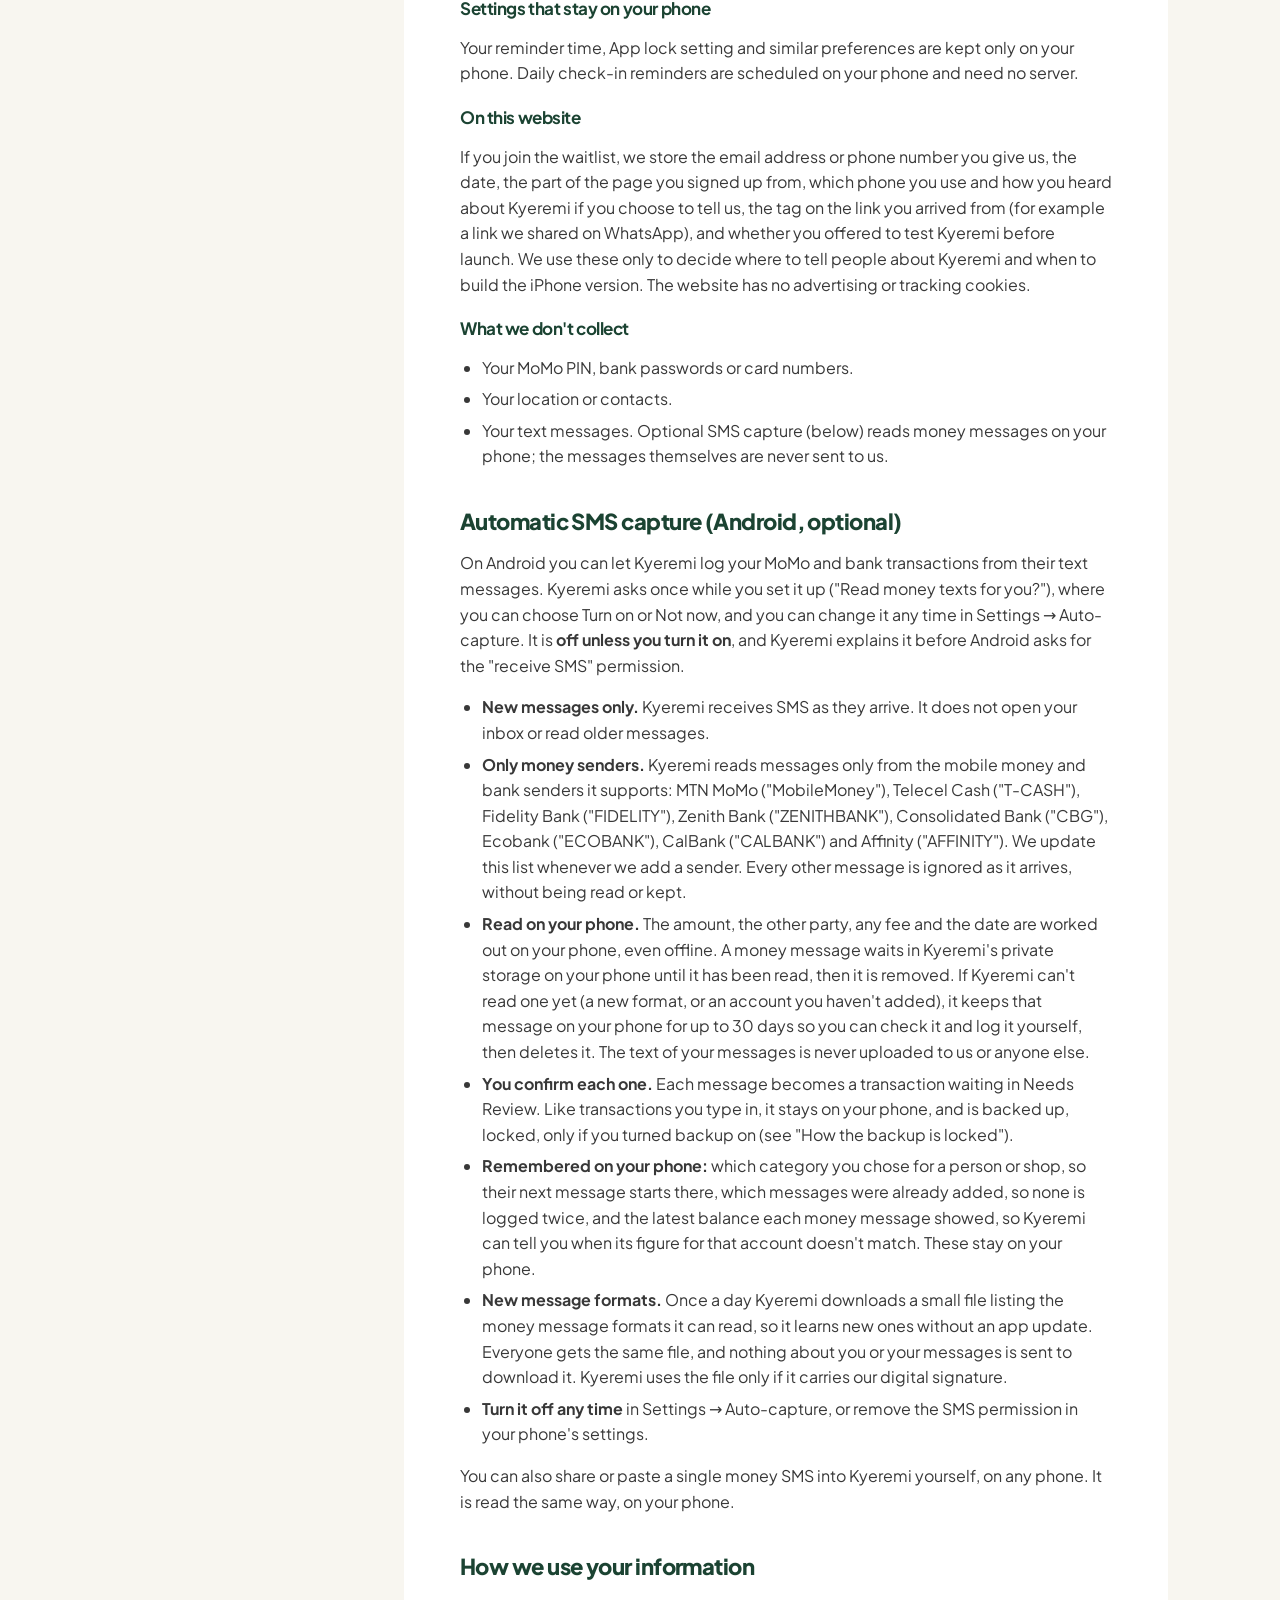
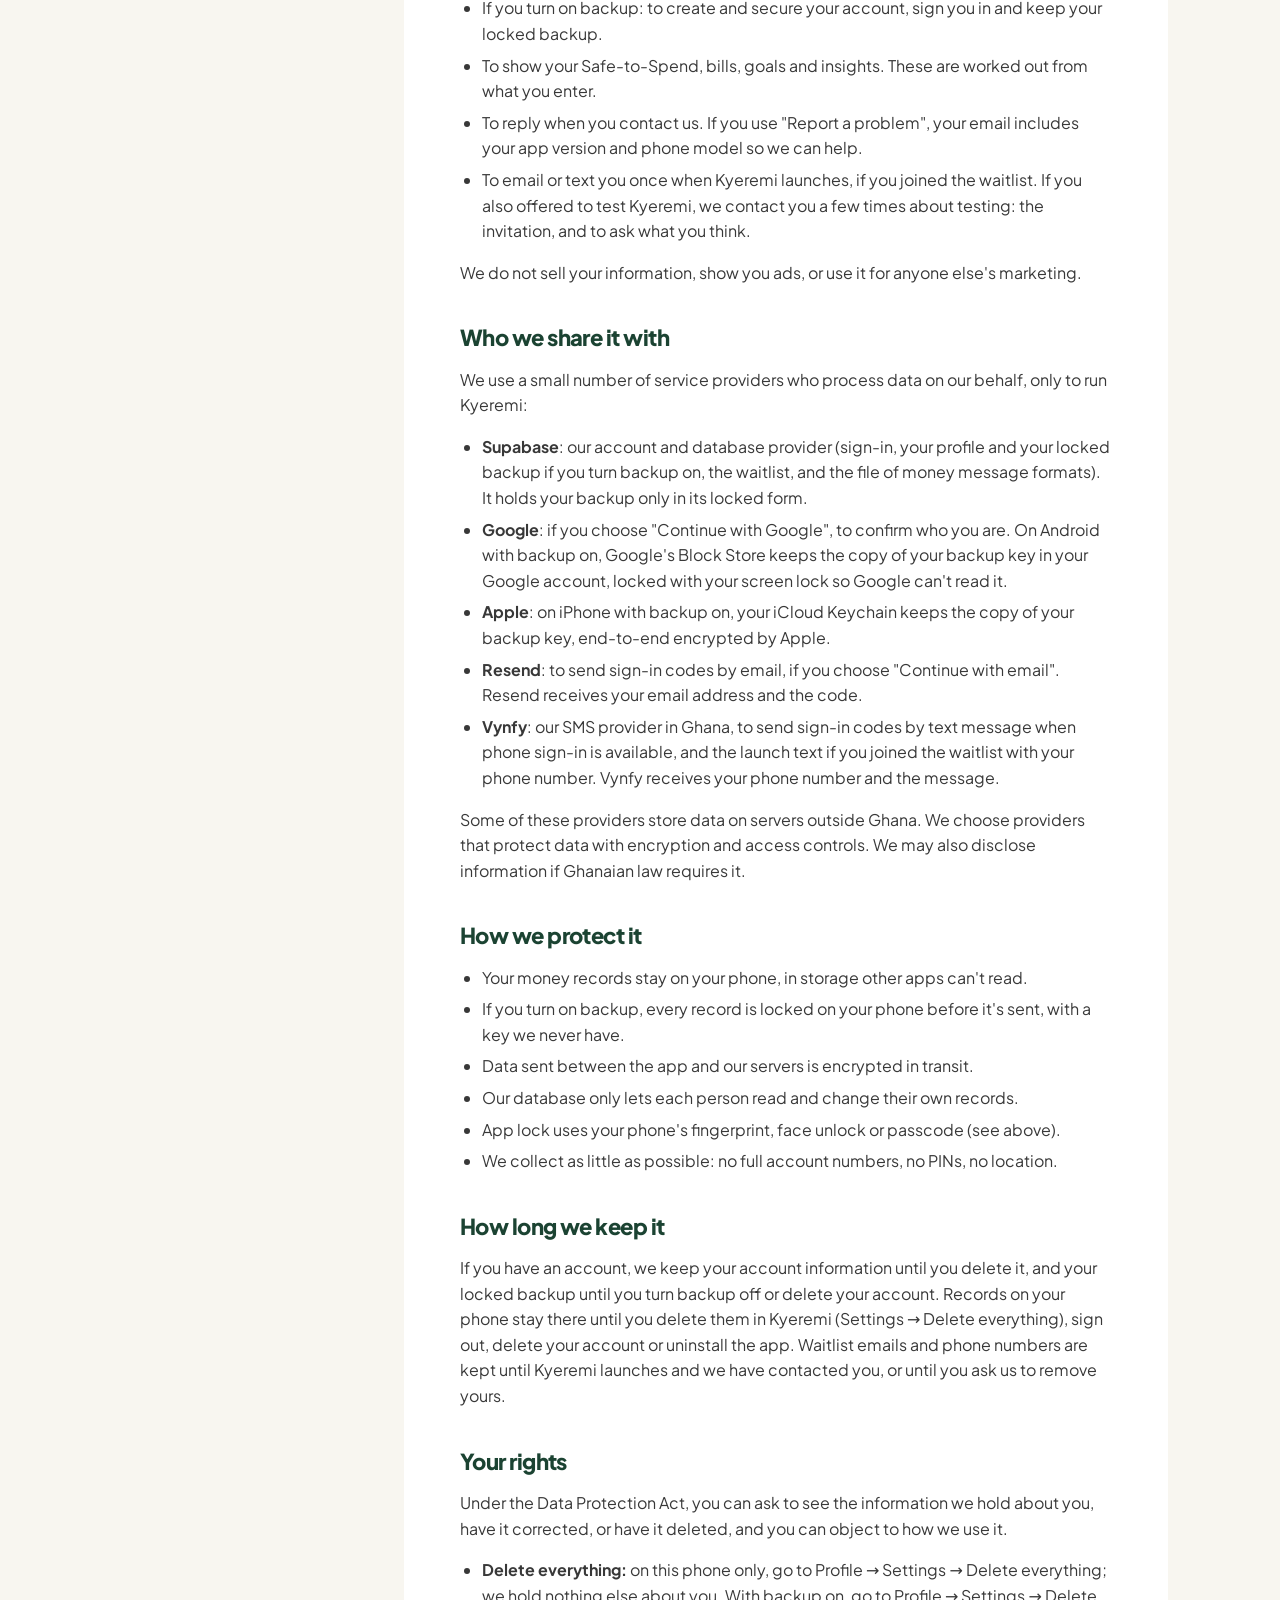
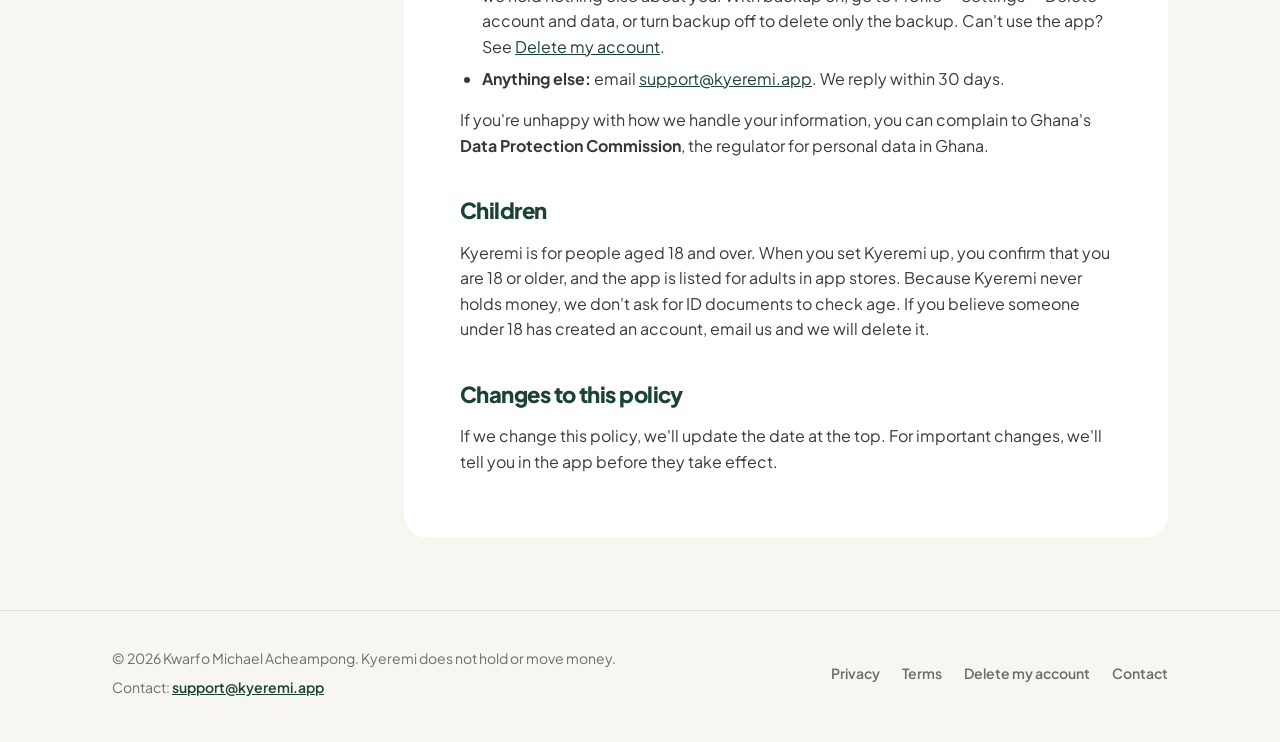
<file: privacy.html>
<!doctype html>
<html lang="en">
<head>
  <meta charset="utf-8">
  <meta name="viewport" content="width=device-width, initial-scale=1">
  <title>Privacy Policy · Kyeremi</title>
  <meta name="description" content="How Kyeremi collects, uses and protects your information.">
  <meta name="theme-color" content="#1b4332">
  <link rel="icon" href="assets/favicon.svg?v=2" type="image/svg+xml">
  <link rel="apple-touch-icon" href="assets/apple-touch-icon.png?v=2">
  <link rel="stylesheet" href="assets/styles.css?v=20261105">
</head>
<body>
  <a class="skip-link" href="#main">Skip to content</a>
  <header class="site-header">
    <div class="container">
      <a class="brand" href="./" aria-label="Kyeremi home"><svg class="brand-mark" viewBox="0 0 512 512" aria-hidden="true"><rect width="512" height="512" rx="112" fill="#1b4332"/><g transform="translate(256 256) scale(1.1) translate(-262 -240)"><path d="M297.7 133.7 A44 44 0 1 0 264 206 L266 206 A78 78 0 1 0 325.8 334.1" fill="none" stroke="#f8f6f0" stroke-width="56" stroke-linecap="round" stroke-linejoin="round"/><circle cx="336" cy="262" r="30" fill="#d4a853"/></g></svg>Kyeremi</a>
      <button class="nav-toggle" type="button" aria-expanded="false" aria-controls="nav" aria-label="Menu">
        <svg width="24" height="24" viewBox="0 0 24 24" fill="none" stroke="currentColor" stroke-width="2" stroke-linecap="round" aria-hidden="true"><path d="M4 7h16M4 12h16M4 17h16"/></svg>
      </button>
      <nav class="nav-links" id="nav" aria-label="Main">
        <a href="./#how">How it works</a>
        <a href="./#features">Features</a>
        <a href="./#privacy">Privacy</a>
        <a href="./#faq">FAQ</a>
        <a class="btn btn-small" href="./#join">Join the waitlist</a>
      </nav>
    </div>
  </header>

  <main id="main" class="legal">
    <section class="legal-hero">
      <div class="container">
        <span class="label">Privacy</span>
        <h1>Privacy Policy</h1>
        <p class="updated">Last updated: <span>[release date]</span></p>
        <div class="legal-summary"><p><strong>The short version.</strong> Kyeremi never holds or moves your money and never asks for your MoMo PIN or bank password. <strong>You choose where your records live:</strong> on your phone only, with no account, or in a backup that is locked on your phone before it leaves, so only you can open it, not even us. Your messages never leave your phone. We never sell your data, show ads or track you, and you can delete everything at any time.</p></div>
      </div>
    </section>
    <div class="container legal-body">
      <details class="toc" open>
        <summary>On this page</summary>
        <ol>
          <li><a href="#who-we-are">Who we are</a></li>
          <li><a href="#what-we-collect">What we collect</a></li>
          <li><a href="#where-your-money-records-are-kept-and-why">Where your money records are kept, and why</a></li>
          <li><a href="#app-lock">App lock</a></li>
          <li><a href="#automatic-sms-capture-android-optional">Automatic SMS capture (Android, optional)</a></li>
          <li><a href="#how-we-use-your-information">How we use your information</a></li>
          <li><a href="#who-we-share-it-with">Who we share it with</a></li>
          <li><a href="#how-we-protect-it">How we protect it</a></li>
          <li><a href="#how-long-we-keep-it">How long we keep it</a></li>
          <li><a href="#your-rights">Your rights</a></li>
          <li><a href="#children">Children</a></li>
          <li><a href="#changes-to-this-policy">Changes to this policy</a></li>
        </ol>
      </details>
      <article>

        <h2 id="who-we-are">Who we are</h2>
        <p>Kyeremi is a personal finance app run by <span data-config="operator">Kwarfo Michael Acheampong</span>, an individual in Ghana who is responsible for your information as the data controller ("Kyeremi", "we", "us"). This policy explains what information the Kyeremi app and this website collect, why, and the choices you have. It is written to meet Ghana's Data Protection Act, 2012 (Act 843).</p>
        <p>Questions or requests: <a data-config-mailto href="#"><span data-config="supportEmail">our support email</span></a>.</p>

        <h2 id="what-we-collect">What we collect</h2>
        <h3>When you create an account</h3>
        <p>You only need an account if you turn on backup. If you keep your records on this phone only, Kyeremi has no account for you and we hold none of the information below; the first name you give in the app stays on your phone.</p>
        <ul>
          <li><strong>Your name</strong> (first and last).</li>
          <li><strong>Your email address</strong>, if you sign in with Google, and the basic profile Google shares with us (name and email).</li>
          <li><strong>Your phone number.</strong> Until you confirm it with a text-message code, it is stored as unverified and is not used to sign in.</li>
        </ul>

        <h3>What you enter in the app</h3>
        <ul>
          <li>Your accounts (for example "MTN MoMo", "Telecel Cash", "AT Money" or a bank name), their balances, and optionally the <strong>last 4 digits</strong> of a phone or account number to tell them apart. We never ask for or store full account numbers.</li>
          <li>Transactions you log: amount, category, account, date and any note you add.</li>
          <li>Bills, your payday schedule, savings goals and contributions, and your safety buffer.</li>
        </ul>
        <h2 id="where-your-money-records-are-kept-and-why">Where your money records are kept, and why</h2>
        <p>Your accounts, balances, transactions, bills, goals and safety buffer are always kept <strong>on your phone</strong>, in Kyeremi's private app storage. When you set Kyeremi up, you choose whether they also have a backup. Nothing is picked for you, and you can change it any time in Settings.</p>
        <ul>
          <li><strong>On your phone:</strong> every screen reads from your phone, so Kyeremi works fully without internet or data bundles. Android keeps each app's storage separate, so other apps can't read Kyeremi's data, and phones running modern Android encrypt this storage.</li>
          <li><strong>This phone only:</strong> nothing leaves your phone and you don't need an account. If you lose your phone, reset it or delete Kyeremi, your records can't be brought back, by you or by us.</li>
          <li><strong>Back up, encrypted:</strong> a few seconds after you make a change (and whenever you're back online), Kyeremi locks it on your phone and then copies it to your backup, so a lost or new phone doesn't mean lost records.</li>
        </ul>
        <p>We have turned off Android's automatic app backup for Kyeremi, so your records are not also copied into a Google Drive backup without you knowing. Kyeremi's own backup, if you turn it on, is the only copy outside your phone.</p>

        <h3>How the backup is locked</h3>
        <ul>
          <li><strong>Locked before it leaves your phone.</strong> Every record is encrypted on your phone (AES-256-GCM) with a key that is made on your phone. Our servers receive and keep only the locked copy. We can't read it, and neither can our database provider or anyone who gets into our database.</li>
          <li><strong>What our servers can see:</strong> that you have a backup, how many records it holds and roughly how big they are, and when each one last changed. Not what they are: not names, amounts, notes, categories or even whether a record is a transaction or a bill.</li>
          <li><strong>Your key stays with you.</strong> It is kept in your phone's secure storage (Android Keystore or the iPhone Keychain). Android also keeps a copy in your Google account through Google's Block Store, locked with your phone's screen lock, so neither Google nor we can read it; a new phone set up from your Google account gets it back by itself. On iPhone, the copy is kept in your iCloud Keychain.</li>
          <li><strong>Your recovery key.</strong> When you turn on backup, Kyeremi shows you a recovery key (it starts with KYRM) to save somewhere safe. It opens your backup on a phone that doesn't have the automatic copy, including when you move between Android and iPhone. We don't keep it and can't send it to you again. Our servers keep only your backup's key locked with your recovery key, which we can't open. While you still have your phone, you can make a new recovery key in Settings.</li>
          <li><strong>If you lose both</strong> your phone's copy of the key and your recovery key, your backup can't be opened, not even by us. You can then start a new backup, which deletes the old one.</li>
          <li><strong>Never backed up:</strong> full account or card numbers (Kyeremi never has them), your MoMo PIN or passwords, the text of your messages, and phone-only settings such as reminder times and App lock.</li>
          <li><strong>Where it's stored:</strong> with our database provider, Supabase, whose servers may be outside Ghana. Our database only lets each person read and change their own (locked) records.</li>
          <li><strong>How long it's kept:</strong> until you turn backup off or delete your account. Turning backup off deletes the locked copy on our servers, the locked key and the automatic copy of your key; the records on your phone stay. Records you delete in the app are marked deleted inside your locked backup too, so they disappear from your other phones.</li>
        </ul>
        <div class="callout">
          <p><strong>New or lost phone?</strong> Install Kyeremi and sign in with the same account. Your backup opens by itself if the phone has the automatic copy of your key; otherwise Kyeremi asks for your recovery key. Changes made while offline are backed up when you reconnect.</p>
        </div>

        <h2 id="app-lock">App lock</h2>
        <p>You can turn on App lock in Settings → Security. Kyeremi then asks for your <strong>phone's own fingerprint, face unlock or passcode</strong> every time it opens, and again if you've been away for more than a minute. Kyeremi never sees or stores your fingerprint, face or passcode: your phone checks them and only tells Kyeremi whether the check passed.</p>

        <h3>Settings that stay on your phone</h3>
        <p>Your reminder time, App lock setting and similar preferences are kept only on your phone. Daily check-in reminders are scheduled on your phone and need no server.</p>

        <h3>On this website</h3>
        <p>If you join the waitlist, we store the email address or phone number you give us, the date, the part of the page you signed up from, which phone you use and how you heard about Kyeremi if you choose to tell us, the tag on the link you arrived from (for example a link we shared on WhatsApp), and whether you offered to test Kyeremi before launch. We use these only to decide where to tell people about Kyeremi and when to build the iPhone version. The website has no advertising or tracking cookies.</p>

        <h3>What we don't collect</h3>
        <ul>
          <li>Your MoMo PIN, bank passwords or card numbers.</li>
          <li>Your location or contacts.</li>
          <li>Your text messages. Optional SMS capture (below) reads money messages on your phone; the messages themselves are never sent to us.</li>
        </ul>

        <h2 id="automatic-sms-capture-android-optional">Automatic SMS capture (Android, optional)</h2>
        <p>On Android you can let Kyeremi log your MoMo and bank transactions from their text messages. Kyeremi asks once while you set it up ("Read money texts for you?"), where you can choose Turn on or Not now, and you can change it any time in Settings → Auto-capture. It is <strong>off unless you turn it on</strong>, and Kyeremi explains it before Android asks for the "receive SMS" permission.</p>
        <ul>
          <li><strong>New messages only.</strong> Kyeremi receives SMS as they arrive. It does not open your inbox or read older messages.</li>
          <li><strong>Only money senders.</strong> Kyeremi reads messages only from the mobile money and bank senders it supports: MTN MoMo ("MobileMoney"), Telecel Cash ("T-CASH"), Fidelity Bank ("FIDELITY"), Zenith Bank ("ZENITHBANK"), Consolidated Bank ("CBG"), Ecobank ("ECOBANK"), CalBank ("CALBANK") and Affinity ("AFFINITY"). We update this list whenever we add a sender. Every other message is ignored as it arrives, without being read or kept.</li>
          <li><strong>Read on your phone.</strong> The amount, the other party, any fee and the date are worked out on your phone, even offline. A money message waits in Kyeremi's private storage on your phone until it has been read, then it is removed. If Kyeremi can't read one yet (a new format, or an account you haven't added), it keeps that message on your phone for up to 30 days so you can check it and log it yourself, then deletes it. The text of your messages is never uploaded to us or anyone else.</li>
          <li><strong>You confirm each one.</strong> Each message becomes a transaction waiting in Needs Review. Like transactions you type in, it stays on your phone, and is backed up, locked, only if you turned backup on (see "How the backup is locked").</li>
          <li><strong>Remembered on your phone:</strong> which category you chose for a person or shop, so their next message starts there, which messages were already added, so none is logged twice, and the latest balance each money message showed, so Kyeremi can tell you when its figure for that account doesn't match. These stay on your phone.</li>
          <li><strong>New message formats.</strong> Once a day Kyeremi downloads a small file listing the money message formats it can read, so it learns new ones without an app update. Everyone gets the same file, and nothing about you or your messages is sent to download it. Kyeremi uses the file only if it carries our digital signature.</li>
          <li><strong>Turn it off any time</strong> in Settings → Auto-capture, or remove the SMS permission in your phone's settings.</li>
        </ul>
        <p>You can also share or paste a single money SMS into Kyeremi yourself, on any phone. It is read the same way, on your phone.</p>

        <h2 id="how-we-use-your-information">How we use your information</h2>
        <ul>
          <li>If you turn on backup: to create and secure your account, sign you in and keep your locked backup.</li>
          <li>To show your Safe-to-Spend, bills, goals and insights. These are worked out from what you enter.</li>
          <li>To reply when you contact us. If you use "Report a problem", your email includes your app version and phone model so we can help.</li>
          <li>To email or text you once when Kyeremi launches, if you joined the waitlist. If you also offered to test Kyeremi, we contact you a few times about testing: the invitation, and to ask what you think.</li>
        </ul>
        <p>We do not sell your information, show you ads, or use it for anyone else's marketing.</p>

        <h2 id="who-we-share-it-with">Who we share it with</h2>
        <p>We use a small number of service providers who process data on our behalf, only to run Kyeremi:</p>
        <ul>
          <li><strong>Supabase</strong>: our account and database provider (sign-in, your profile and your locked backup if you turn backup on, the waitlist, and the file of money message formats). It holds your backup only in its locked form.</li>
          <li><strong>Google</strong>: if you choose "Continue with Google", to confirm who you are. On Android with backup on, Google's Block Store keeps the copy of your backup key in your Google account, locked with your screen lock so Google can't read it.</li>
          <li><strong>Apple</strong>: on iPhone with backup on, your iCloud Keychain keeps the copy of your backup key, end-to-end encrypted by Apple.</li>
          <li><strong>Resend</strong>: to send sign-in codes by email, if you choose "Continue with email". Resend receives your email address and the code.</li>
          <li><strong>Vynfy</strong>: our SMS provider in Ghana, to send sign-in codes by text message when phone sign-in is available, and the launch text if you joined the waitlist with your phone number. Vynfy receives your phone number and the message.</li>
        </ul>
        <p>Some of these providers store data on servers outside Ghana. We choose providers that protect data with encryption and access controls. We may also disclose information if Ghanaian law requires it.</p>

        <h2 id="how-we-protect-it">How we protect it</h2>
        <ul>
          <li>Your money records stay on your phone, in storage other apps can't read.</li>
          <li>If you turn on backup, every record is locked on your phone before it's sent, with a key we never have.</li>
          <li>Data sent between the app and our servers is encrypted in transit.</li>
          <li>Our database only lets each person read and change their own records.</li>
          <li>App lock uses your phone's fingerprint, face unlock or passcode (see above).</li>
          <li>We collect as little as possible: no full account numbers, no PINs, no location.</li>
        </ul>

        <h2 id="how-long-we-keep-it">How long we keep it</h2>
        <p>If you have an account, we keep your account information until you delete it, and your locked backup until you turn backup off or delete your account. Records on your phone stay there until you delete them in Kyeremi (Settings → Delete everything), sign out, delete your account or uninstall the app. Waitlist emails and phone numbers are kept until Kyeremi launches and we have contacted you, or until you ask us to remove yours.</p>

        <h2 id="your-rights">Your rights</h2>
        <p>Under the Data Protection Act, you can ask to see the information we hold about you, have it corrected, or have it deleted, and you can object to how we use it.</p>
        <ul>
          <li><strong>Delete everything:</strong> on this phone only, go to Profile → Settings → Delete everything; we hold nothing else about you. With backup on, go to Profile → Settings → Delete account and data, or turn backup off to delete only the backup. Can't use the app? See <a href="delete-account.html">Delete my account</a>.</li>
          <li><strong>Anything else:</strong> email <a data-config-mailto href="#"><span data-config="supportEmail">our support email</span></a>. We reply within 30 days.</li>
        </ul>
        <p>If you're unhappy with how we handle your information, you can complain to Ghana's <strong>Data Protection Commission</strong>, the regulator for personal data in Ghana.</p>

        <h2 id="children">Children</h2>
        <p>Kyeremi is for people aged 18 and over. When you set Kyeremi up, you confirm that you are 18 or older, and the app is listed for adults in app stores. Because Kyeremi never holds money, we don't ask for ID documents to check age. If you believe someone under 18 has created an account, email us and we will delete it.</p>

        <h2 id="changes-to-this-policy">Changes to this policy</h2>
        <p>If we change this policy, we'll update the date at the top. For important changes, we'll tell you in the app before they take effect.</p>
      </article>
    </div>
  </main>

  <footer class="site-footer">
    <div class="container">
      <div>
        <div>© <span data-year>2026</span> <span data-config="operator">Kwarfo Michael Acheampong</span>. Kyeremi does not hold or move money.</div>
        <div class="footer-contact">Contact: <a data-config-mailto href="#"><span data-config="supportEmail">support@kyeremi.app</span></a></div>
      </div>
      <nav class="footer-links" aria-label="Footer">
        <a href="privacy.html">Privacy</a>
        <a href="terms.html">Terms</a>
        <a href="delete-account.html">Delete my account</a>
        <a data-config-mailto href="#">Contact</a>
      </nav>
    </div>
  </footer>
  <script src="assets/config.js?v=20261014"></script>
  <script src="assets/main.js?v=20261102"></script>
</body>
</html>
</file>
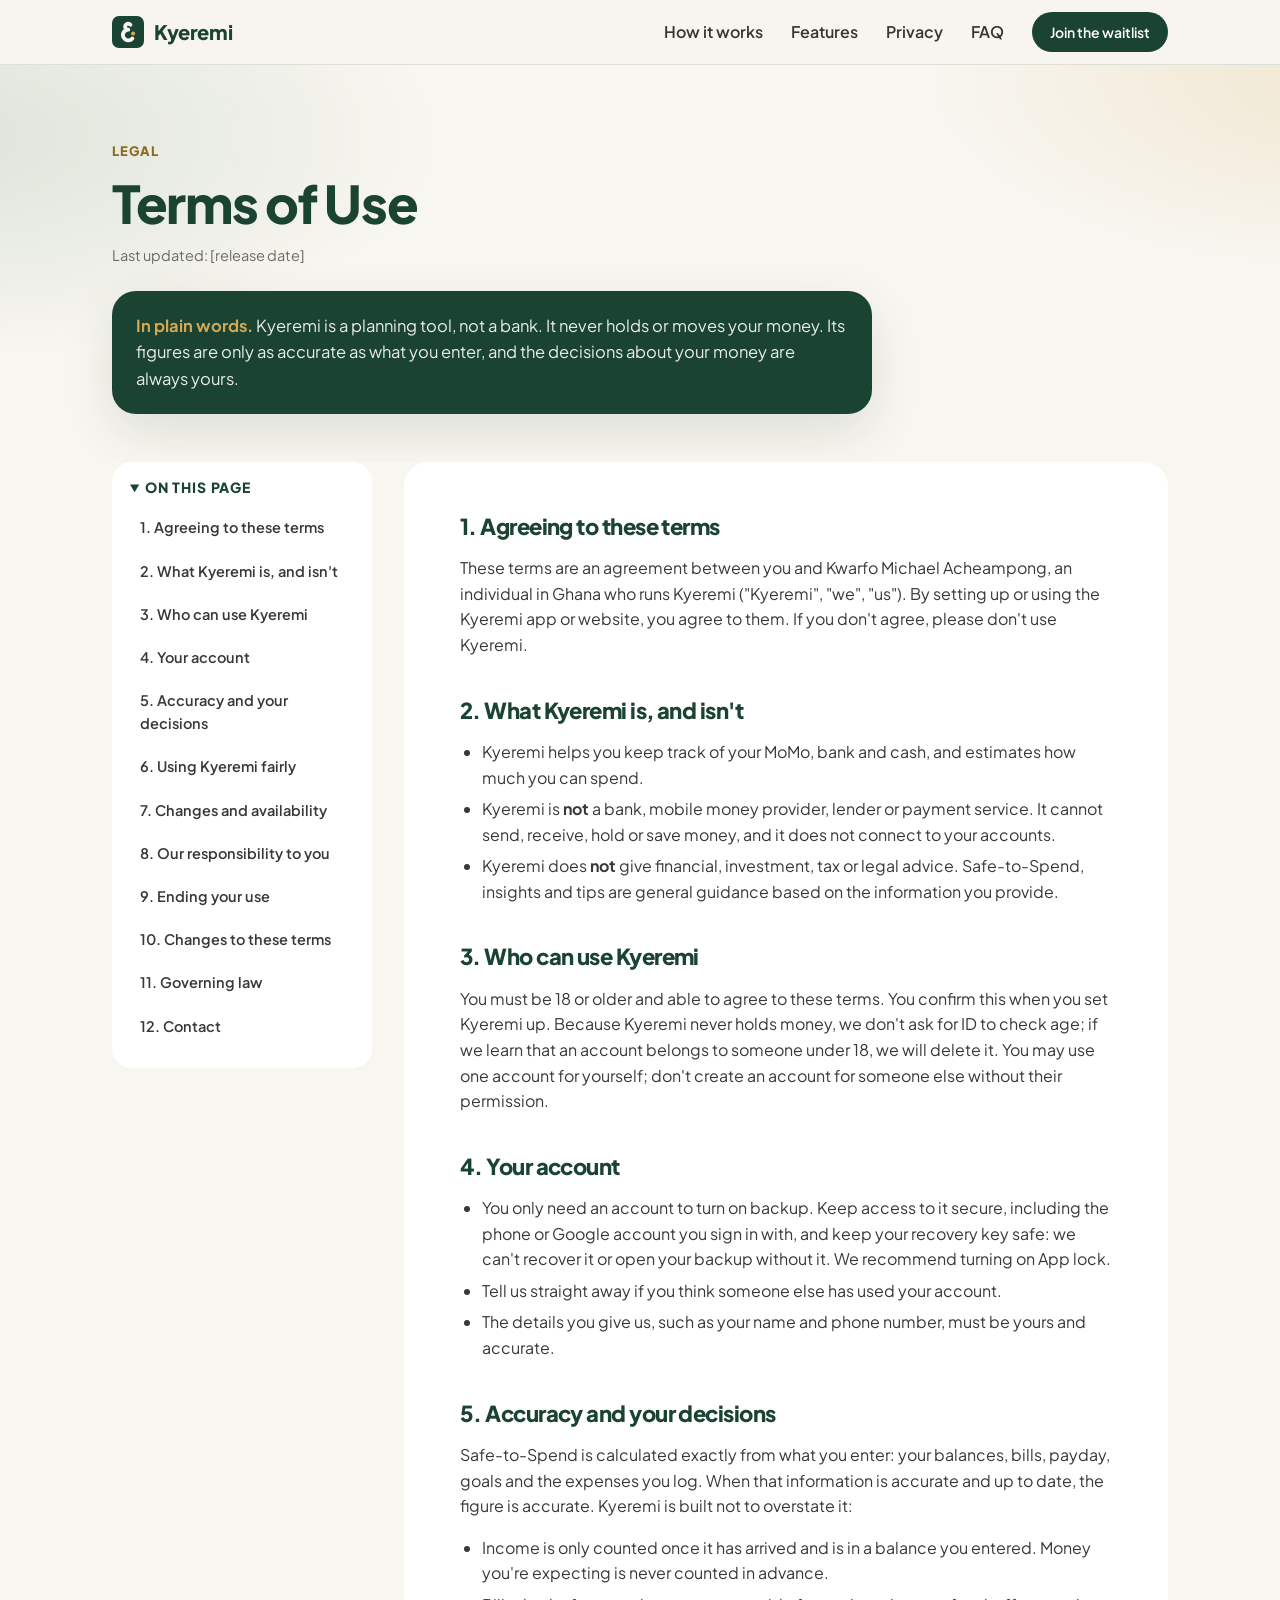
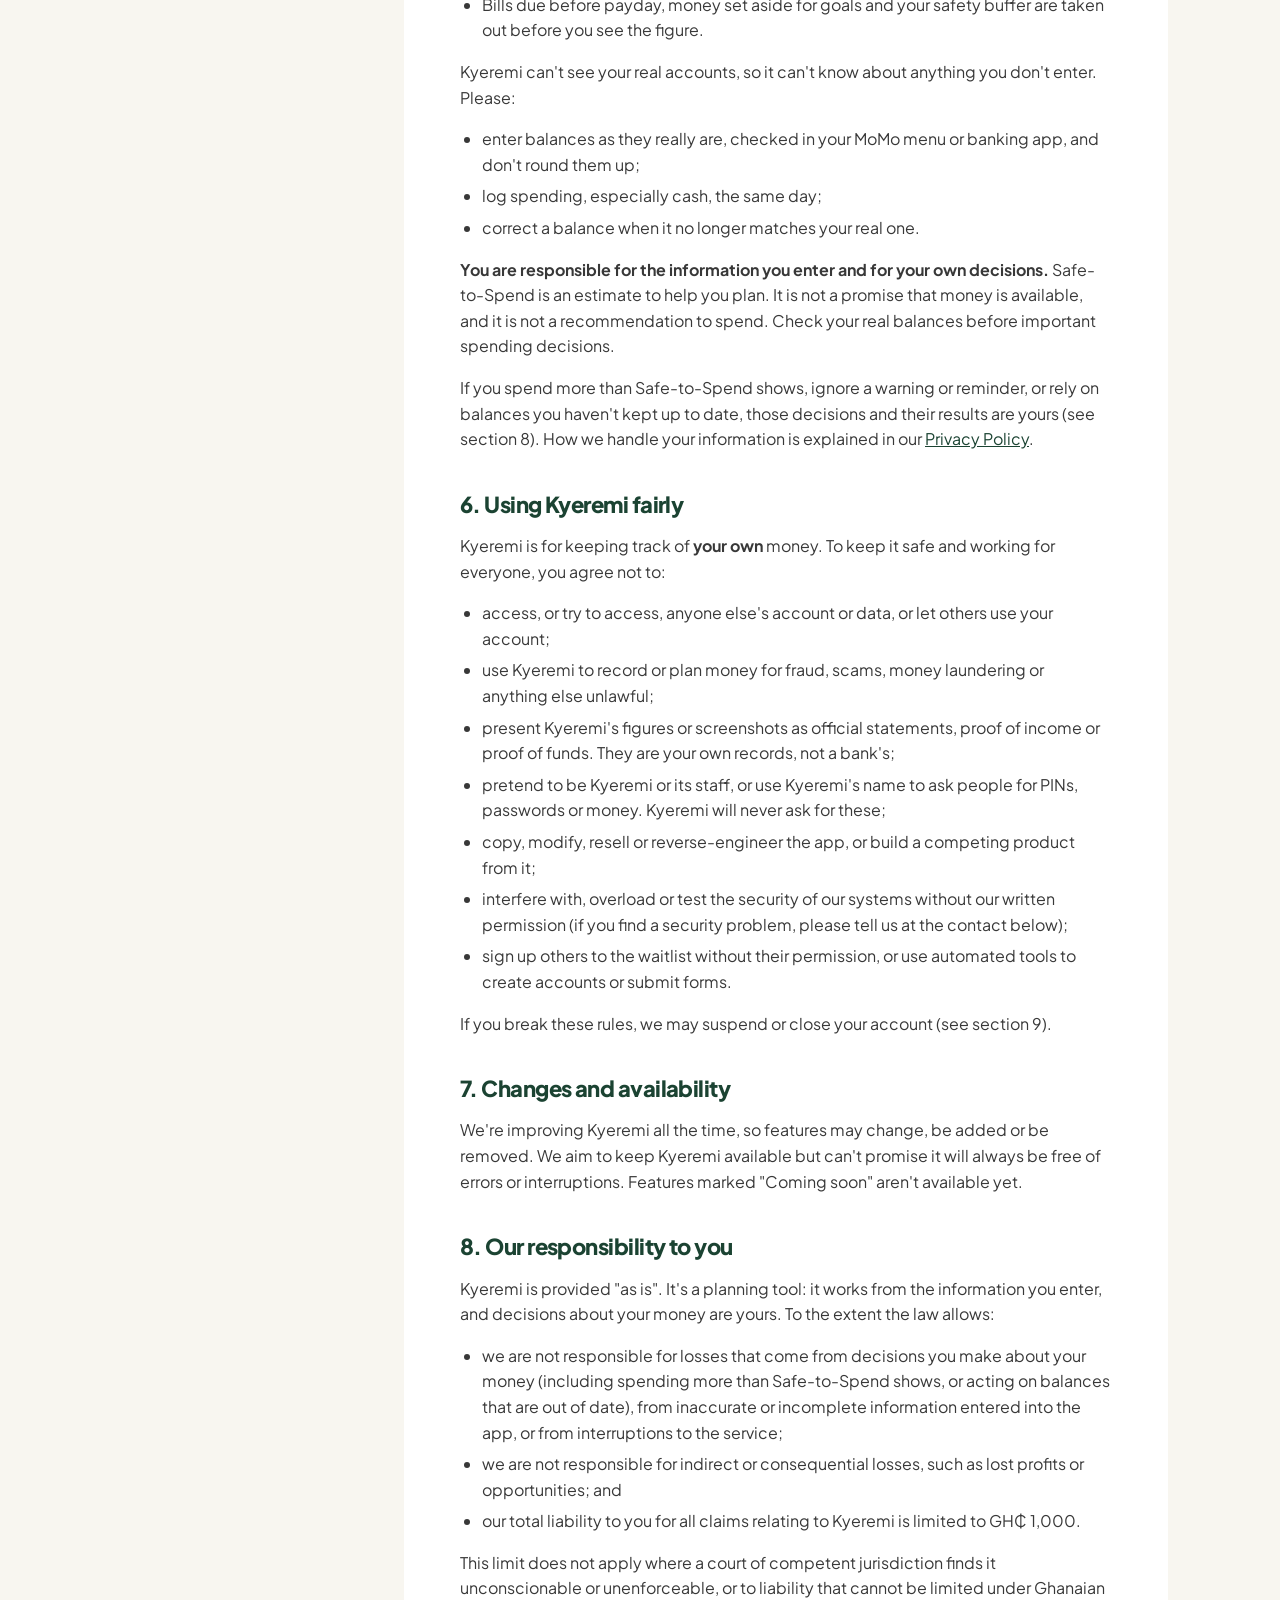
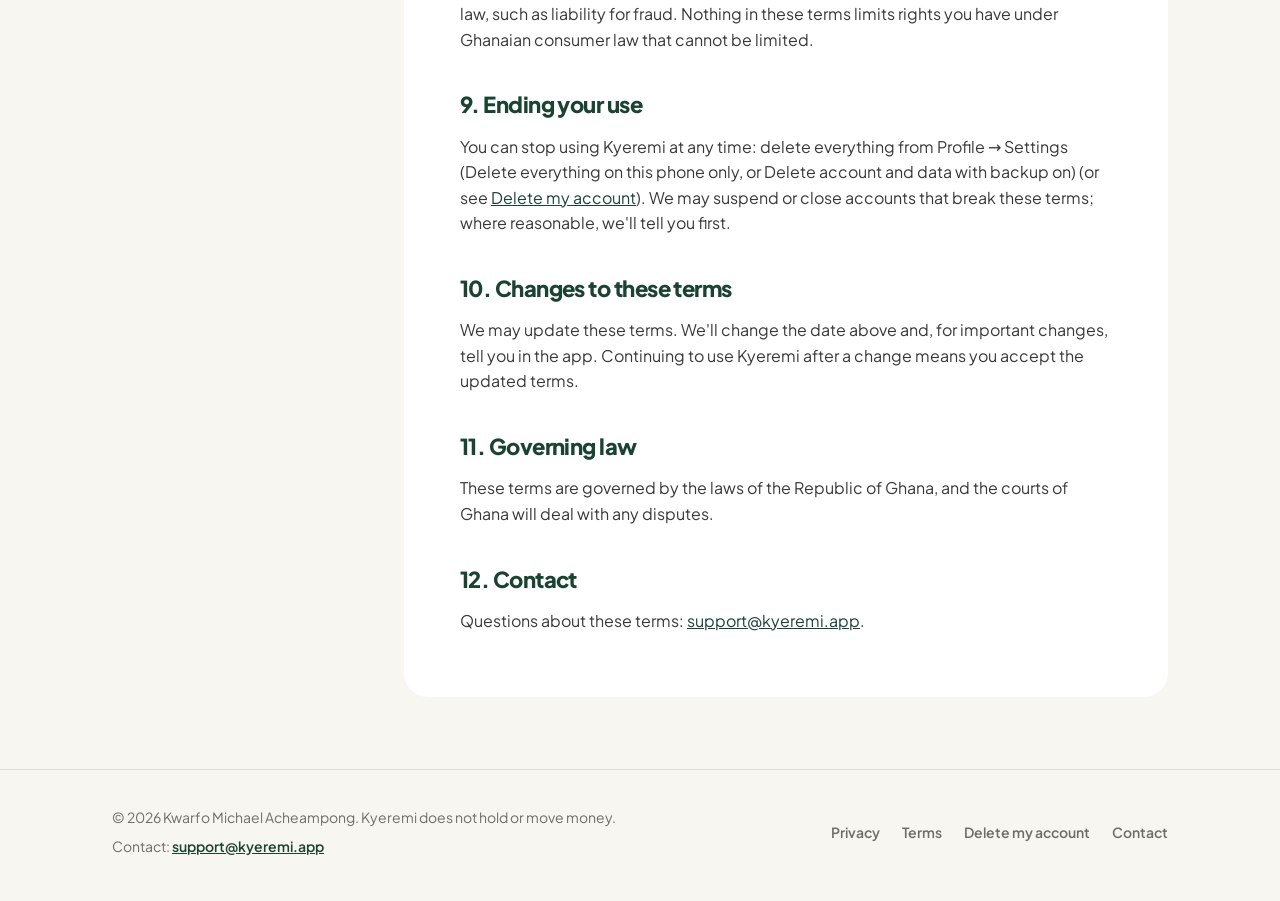
<file: terms.html>
<!doctype html>
<html lang="en">
<head>
  <meta charset="utf-8">
  <meta name="viewport" content="width=device-width, initial-scale=1">
  <title>Terms of Use · Kyeremi</title>
  <meta name="description" content="The terms for using the Kyeremi app and website.">
  <meta name="theme-color" content="#1b4332">
  <link rel="icon" href="assets/favicon.svg?v=2" type="image/svg+xml">
  <link rel="apple-touch-icon" href="assets/apple-touch-icon.png?v=2">
  <link rel="stylesheet" href="assets/styles.css?v=20261105">
</head>
<body>
  <a class="skip-link" href="#main">Skip to content</a>
  <header class="site-header">
    <div class="container">
      <a class="brand" href="./" aria-label="Kyeremi home"><svg class="brand-mark" viewBox="0 0 512 512" aria-hidden="true"><rect width="512" height="512" rx="112" fill="#1b4332"/><g transform="translate(256 256) scale(1.1) translate(-262 -240)"><path d="M297.7 133.7 A44 44 0 1 0 264 206 L266 206 A78 78 0 1 0 325.8 334.1" fill="none" stroke="#f8f6f0" stroke-width="56" stroke-linecap="round" stroke-linejoin="round"/><circle cx="336" cy="262" r="30" fill="#d4a853"/></g></svg>Kyeremi</a>
      <button class="nav-toggle" type="button" aria-expanded="false" aria-controls="nav" aria-label="Menu">
        <svg width="24" height="24" viewBox="0 0 24 24" fill="none" stroke="currentColor" stroke-width="2" stroke-linecap="round" aria-hidden="true"><path d="M4 7h16M4 12h16M4 17h16"/></svg>
      </button>
      <nav class="nav-links" id="nav" aria-label="Main">
        <a href="./#how">How it works</a>
        <a href="./#features">Features</a>
        <a href="./#privacy">Privacy</a>
        <a href="./#faq">FAQ</a>
        <a class="btn btn-small" href="./#join">Join the waitlist</a>
      </nav>
    </div>
  </header>

  <main id="main" class="legal">
    <section class="legal-hero">
      <div class="container">
        <span class="label">Legal</span>
        <h1>Terms of Use</h1>
        <p class="updated">Last updated: <span>[release date]</span></p>
        <div class="legal-summary"><p><strong>In plain words.</strong> Kyeremi is a planning tool, not a bank. It never holds or moves your money. Its figures are only as accurate as what you enter, and the decisions about your money are always yours.</p></div>
      </div>
    </section>
    <div class="container legal-body">
      <details class="toc" open>
        <summary>On this page</summary>
        <ol>
          <li><a href="#agreeing-to-these-terms">1. Agreeing to these terms</a></li>
          <li><a href="#what-kyeremi-is-and-isn-t">2. What Kyeremi is, and isn't</a></li>
          <li><a href="#who-can-use-kyeremi">3. Who can use Kyeremi</a></li>
          <li><a href="#your-account">4. Your account</a></li>
          <li><a href="#accuracy-what-kyeremi-does-and-what-you-do">5. Accuracy and your decisions</a></li>
          <li><a href="#using-kyeremi-fairly">6. Using Kyeremi fairly</a></li>
          <li><a href="#changes-and-availability">7. Changes and availability</a></li>
          <li><a href="#our-responsibility-to-you">8. Our responsibility to you</a></li>
          <li><a href="#ending-your-use">9. Ending your use</a></li>
          <li><a href="#changes-to-these-terms">10. Changes to these terms</a></li>
          <li><a href="#governing-law">11. Governing law</a></li>
          <li><a href="#contact">12. Contact</a></li>
        </ol>
      </details>
      <article>

        <h2 id="agreeing-to-these-terms">1. Agreeing to these terms</h2>
        <p>These terms are an agreement between you and <span data-config="operator">Kwarfo Michael Acheampong</span>, an individual in Ghana who runs Kyeremi ("Kyeremi", "we", "us"). By setting up or using the Kyeremi app or website, you agree to them. If you don't agree, please don't use Kyeremi.</p>

        <h2 id="what-kyeremi-is-and-isn-t">2. What Kyeremi is, and isn't</h2>
        <ul>
          <li>Kyeremi helps you keep track of your MoMo, bank and cash, and estimates how much you can spend.</li>
          <li>Kyeremi is <strong>not</strong> a bank, mobile money provider, lender or payment service. It cannot send, receive, hold or save money, and it does not connect to your accounts.</li>
          <li>Kyeremi does <strong>not</strong> give financial, investment, tax or legal advice. Safe-to-Spend, insights and tips are general guidance based on the information you provide.</li>
        </ul>

        <h2 id="who-can-use-kyeremi">3. Who can use Kyeremi</h2>
        <p>You must be 18 or older and able to agree to these terms. You confirm this when you set Kyeremi up. Because Kyeremi never holds money, we don't ask for ID to check age; if we learn that an account belongs to someone under 18, we will delete it. You may use one account for yourself; don't create an account for someone else without their permission.</p>

        <h2 id="your-account">4. Your account</h2>
        <ul>
          <li>You only need an account to turn on backup. Keep access to it secure, including the phone or Google account you sign in with, and keep your recovery key safe: we can't recover it or open your backup without it. We recommend turning on App lock.</li>
          <li>Tell us straight away if you think someone else has used your account.</li>
          <li>The details you give us, such as your name and phone number, must be yours and accurate.</li>
        </ul>

        <h2 id="accuracy-what-kyeremi-does-and-what-you-do">5. Accuracy and your decisions</h2>
        <p>Safe-to-Spend is calculated exactly from what you enter: your balances, bills, payday, goals and the expenses you log. When that information is accurate and up to date, the figure is accurate. Kyeremi is built not to overstate it:</p>
        <ul>
          <li>Income is only counted once it has arrived and is in a balance you entered. Money you're expecting is never counted in advance.</li>
          <li>Bills due before payday, money set aside for goals and your safety buffer are taken out before you see the figure.</li>
        </ul>
        <p>Kyeremi can't see your real accounts, so it can't know about anything you don't enter. Please:</p>
        <ul>
          <li>enter balances as they really are, checked in your MoMo menu or banking app, and don't round them up;</li>
          <li>log spending, especially cash, the same day;</li>
          <li>correct a balance when it no longer matches your real one.</li>
        </ul>
        <p><strong>You are responsible for the information you enter and for your own decisions.</strong> Safe-to-Spend is an estimate to help you plan. It is not a promise that money is available, and it is not a recommendation to spend. Check your real balances before important spending decisions.</p>
        <p>If you spend more than Safe-to-Spend shows, ignore a warning or reminder, or rely on balances you haven't kept up to date, those decisions and their results are yours (see section 8). How we handle your information is explained in our <a href="privacy.html">Privacy Policy</a>.</p>

        <h2 id="using-kyeremi-fairly">6. Using Kyeremi fairly</h2>
        <p>Kyeremi is for keeping track of <strong>your own</strong> money. To keep it safe and working for everyone, you agree not to:</p>
        <ul>
          <li>access, or try to access, anyone else's account or data, or let others use your account;</li>
          <li>use Kyeremi to record or plan money for fraud, scams, money laundering or anything else unlawful;</li>
          <li>present Kyeremi's figures or screenshots as official statements, proof of income or proof of funds. They are your own records, not a bank's;</li>
          <li>pretend to be Kyeremi or its staff, or use Kyeremi's name to ask people for PINs, passwords or money. Kyeremi will never ask for these;</li>
          <li>copy, modify, resell or reverse-engineer the app, or build a competing product from it;</li>
          <li>interfere with, overload or test the security of our systems without our written permission (if you find a security problem, please tell us at the contact below);</li>
          <li>sign up others to the waitlist without their permission, or use automated tools to create accounts or submit forms.</li>
        </ul>
        <p>If you break these rules, we may suspend or close your account (see section 9).</p>

        <h2 id="changes-and-availability">7. Changes and availability</h2>
        <p>We're improving Kyeremi all the time, so features may change, be added or be removed. We aim to keep Kyeremi available but can't promise it will always be free of errors or interruptions. Features marked "Coming soon" aren't available yet.</p>

        <h2 id="our-responsibility-to-you">8. Our responsibility to you</h2>
        <p>Kyeremi is provided "as is". It's a planning tool: it works from the information you enter, and decisions about your money are yours. To the extent the law allows:</p>
        <ul>
          <li>we are not responsible for losses that come from decisions you make about your money (including spending more than Safe-to-Spend shows, or acting on balances that are out of date), from inaccurate or incomplete information entered into the app, or from interruptions to the service;</li>
          <li>we are not responsible for indirect or consequential losses, such as lost profits or opportunities; and</li>
          <li>our total liability to you for all claims relating to Kyeremi is limited to GH₵ 1,000.</li>
        </ul>
        <p>This limit does not apply where a court of competent jurisdiction finds it unconscionable or unenforceable, or to liability that cannot be limited under Ghanaian law, such as liability for fraud. Nothing in these terms limits rights you have under Ghanaian consumer law that cannot be limited.</p>

        <h2 id="ending-your-use">9. Ending your use</h2>
        <p>You can stop using Kyeremi at any time: delete everything from Profile → Settings (Delete everything on this phone only, or Delete account and data with backup on) (or see <a href="delete-account.html">Delete my account</a>). We may suspend or close accounts that break these terms; where reasonable, we'll tell you first.</p>

        <h2 id="changes-to-these-terms">10. Changes to these terms</h2>
        <p>We may update these terms. We'll change the date above and, for important changes, tell you in the app. Continuing to use Kyeremi after a change means you accept the updated terms.</p>

        <h2 id="governing-law">11. Governing law</h2>
        <p>These terms are governed by the laws of the Republic of Ghana, and the courts of Ghana will deal with any disputes.</p>

        <h2 id="contact">12. Contact</h2>
        <p>Questions about these terms: <a data-config-mailto href="#"><span data-config="supportEmail">our support email</span></a>.</p>
      </article>
    </div>
  </main>

  <footer class="site-footer">
    <div class="container">
      <div>
        <div>© <span data-year>2026</span> <span data-config="operator">Kwarfo Michael Acheampong</span>. Kyeremi does not hold or move money.</div>
        <div class="footer-contact">Contact: <a data-config-mailto href="#"><span data-config="supportEmail">support@kyeremi.app</span></a></div>
      </div>
      <nav class="footer-links" aria-label="Footer">
        <a href="privacy.html">Privacy</a>
        <a href="terms.html">Terms</a>
        <a href="delete-account.html">Delete my account</a>
        <a data-config-mailto href="#">Contact</a>
      </nav>
    </div>
  </footer>
  <script src="assets/config.js?v=20261014"></script>
  <script src="assets/main.js?v=20261102"></script>
</body>
</html>
</file>
<file: assets/styles.css>
/* Plus Jakarta Sans (SIL Open Font License), served from kyeremi.app, not
   Google, so visiting the site sends nothing to a third party. One variable
   file per character set covers weights 400 to 800; latin-ext has the cedi
   sign. */
@font-face {
  font-family: "Plus Jakarta Sans";
  font-style: normal;
  font-weight: 400 800;
  font-display: swap;
  src: url("fonts/plus-jakarta-sans-latin-ext.woff2") format("woff2");
  unicode-range: U+0100-02BA, U+02BD-02C5, U+02C7-02CC, U+02CE-02D7, U+02DD-02FF, U+0304, U+0308, U+0329, U+1D00-1DBF, U+1E00-1E9F, U+1EF2-1EFF, U+2020, U+20A0-20AB, U+20AD-20C4, U+2113, U+2C60-2C7F, U+A720-A7FF;
}
@font-face {
  font-family: "Plus Jakarta Sans";
  font-style: normal;
  font-weight: 400 800;
  font-display: swap;
  src: url("fonts/plus-jakarta-sans-latin.woff2") format("woff2");
  unicode-range: U+0000-00FF, U+0131, U+0152-0153, U+02BB-02BC, U+02C6, U+02DA, U+02DC, U+0304, U+0308, U+0329, U+2000-206F, U+20AC, U+2122, U+2191, U+2193, U+2212, U+2215, U+FEFF, U+FFFD;
}

/* Kyeremi website. Colours and type match the app (lib/widgets/app_colors.dart). */
:root {
  --green: #1b4332;
  --green-light: #2d6a4f;
  --gold: #d4a853;
  --gold-text: #8a6a1f;
  --cream: #f8f6f0;
  --white: #ffffff;
  --text: rgba(0, 0, 0, 0.78);
  --muted: rgba(0, 0, 0, 0.56);
  --line: rgba(27, 67, 50, 0.12);
  --tint: rgba(27, 67, 50, 0.07);
  --error: #b3261e;
  --radius: 20px;
  --shadow: 0 18px 50px rgba(27, 67, 50, 0.12);
  --gutter: 16px;
  --max: 1120px;
}

@media (min-width: 720px) {
  :root { --gutter: 32px; }
}

* { box-sizing: border-box; }

html { scroll-behavior: smooth; -webkit-text-size-adjust: 100%; }

body {
  margin: 0;
  background: var(--cream);
  color: var(--text);
  font-family: 'Plus Jakarta Sans', system-ui, -apple-system, 'Segoe UI', sans-serif;
  font-size: 16px;
  line-height: 1.6;
  overflow-x: hidden;
}

img, svg { max-width: 100%; display: block; }

a { color: var(--green); }
a:hover { color: var(--green-light); }

:focus-visible { outline: 3px solid var(--gold); outline-offset: 3px; border-radius: 6px; }

.container { width: 100%; max-width: var(--max); margin: 0 auto; padding: 0 var(--gutter); }

.skip-link {
  position: absolute; left: -999px; top: 8px; z-index: 100;
  background: var(--green); color: var(--white); padding: 8px 14px; border-radius: 10px;
}
.skip-link:focus { left: 8px; }

/* ---------- Header ---------- */
.site-header {
  position: sticky; top: 0; z-index: 50;
  background: rgba(248, 246, 240, 0.9);
  backdrop-filter: saturate(150%) blur(10px);
  -webkit-backdrop-filter: saturate(150%) blur(10px);
  border-bottom: 1px solid var(--line);
}
.site-header .container { display: flex; align-items: center; justify-content: space-between; height: 64px; }

.brand { display: inline-flex; align-items: center; gap: 10px; text-decoration: none; color: var(--green); font-weight: 800; font-size: 20px; letter-spacing: -0.02em; }
.brand-mark { width: 32px; height: 32px; flex: none; display: block; }

.nav-toggle {
  display: inline-flex; align-items: center; justify-content: center;
  width: 44px; height: 44px; border: 0; border-radius: 12px; background: transparent; color: var(--green); cursor: pointer;
}
.nav-links {
  display: none; position: absolute; top: 64px; left: 0; right: 0;
  flex-direction: column; gap: 4px; padding: 12px var(--gutter) 20px;
  background: var(--cream); border-bottom: 1px solid var(--line);
}
.nav-links.open { display: flex; }
.nav-links a { text-decoration: none; font-weight: 600; color: var(--text); }
/* :not(.btn) so the waitlist button keeps its own padding. */
.nav-links a:not(.btn) { padding: 10px 4px; }
.nav-links .btn { margin-top: 8px; }

@media (min-width: 860px) {
  .nav-toggle { display: none; }
  .nav-links { display: flex; position: static; flex-direction: row; align-items: center; gap: 28px; padding: 0; background: none; border: 0; }
  .nav-links a:not(.btn) { padding: 0; }
  .nav-links .btn { margin-top: 0; }
}

/* ---------- Buttons & forms ---------- */
.btn {
  display: inline-flex; align-items: center; justify-content: center; gap: 8px;
  min-height: 48px; padding: 0 22px; border-radius: 999px; border: 0;
  background: var(--green); color: var(--white) !important; text-decoration: none;
  font: inherit; font-weight: 700; font-size: 15px; cursor: pointer;
  transition: transform 0.15s ease, background 0.15s ease;
}
.btn:hover { background: var(--green-light); transform: translateY(-1px); }
.btn:disabled { opacity: 0.6; cursor: wait; transform: none; }
.btn-small { min-height: 40px; padding: 0 18px; font-size: 14px; }

.waitlist { width: 100%; max-width: 480px; }
.waitlist-row { display: flex; flex-direction: column; gap: 10px; }
.waitlist input[name='contact'] {
  flex: 1; min-width: 0; min-height: 52px; padding: 0 18px;
  border: 1.5px solid var(--line); border-radius: 999px; background: var(--white);
  font: inherit; font-size: 16px; color: var(--text);
}
.waitlist input[name='contact']:focus { outline: none; border-color: var(--green-light); box-shadow: 0 0 0 4px var(--tint); }
/* The label never wraps or overflows; the email box gives way instead. */
.waitlist .btn { min-height: 52px; flex-shrink: 0; white-space: nowrap; }
.waitlist .trap { position: absolute; left: -9999px; width: 1px; height: 1px; overflow: hidden; }
.form-note { margin: 10px 4px 0; font-size: 13px; color: var(--muted); }
.form-status { min-height: 1.5em; margin: 8px 4px 0; font-size: 14px; font-weight: 600; }
.form-status[data-kind='success'] { color: var(--green-light); }
.form-status[data-kind='error'] { color: var(--error); }
.tester-offer { margin-top: 12px; padding: 16px 18px; border-radius: 16px; background: var(--tint); text-align: left; }
.waitlist .tester-offer p { margin: 0 0 12px; max-width: none; font-size: 14px; color: var(--text); }
.waitlist .tester-offer strong { color: var(--green); }
.waitlist .tester-offer .form-status { margin: 8px 0 0; }
.waitlist .tester-offer .form-status:empty { display: none; }

@media (min-width: 520px) {
  .waitlist-row { flex-direction: row; }
}

/* ---------- Hero ---------- */
.hero { padding: 48px 0 56px; }
.hero .container { display: grid; gap: 48px; align-items: center; }
@media (min-width: 900px) {
  .hero { padding: 80px 0 96px; }
  .hero .container { grid-template-columns: 1.1fr 0.9fr; gap: 56px; }
}

.eyebrow {
  display: inline-flex; align-items: center; gap: 8px; padding: 6px 12px; border-radius: 999px;
  background: var(--tint); color: var(--green); font-size: 13px; font-weight: 700; letter-spacing: 0.02em;
}
.eyebrow::before { content: ''; width: 8px; height: 8px; border-radius: 50%; background: var(--gold); }

h1, h2, h3 { color: var(--green); line-height: 1.15; letter-spacing: -0.025em; margin: 0; }
h1 { font-size: clamp(36px, 7vw, 60px); font-weight: 800; margin: 18px 0 18px; }
h2 { font-size: clamp(28px, 4.5vw, 40px); font-weight: 800; }
h3 { font-size: 19px; font-weight: 700; }
.lead { font-size: clamp(17px, 2.2vw, 19px); color: var(--muted); margin: 0 0 28px; max-width: 34em; }
.hero h1 em { font-style: normal; color: var(--green-light); background: linear-gradient(transparent 62%, rgba(212, 168, 83, 0.45) 62%); }

/* ---------- Phone mockup ---------- */
.phone {
  width: min(320px, 86vw); margin: 0 auto; padding: 14px; border-radius: 44px;
  background: #101614; box-shadow: var(--shadow), inset 0 0 0 2px #2b332f;
}
.phone-screen { border-radius: 32px; background: var(--cream); padding: 18px 16px 22px; overflow: hidden; }
.phone-top { display: flex; justify-content: space-between; align-items: center; margin-bottom: 14px; }
.phone-top small { display: block; font-size: 11px; color: var(--muted); }
.phone-top strong { font-size: 17px; color: var(--green); }
.avatar { width: 34px; height: 34px; border-radius: 50%; background: var(--green); color: var(--white); display: grid; place-items: center; font-weight: 700; font-size: 14px; }
.sts-card { background: var(--green); color: var(--white); border-radius: 22px; padding: 18px; }
.sts-card small { font-size: 12px; opacity: 0.8; }
.sts-amount { font-size: 38px; font-weight: 800; letter-spacing: -0.03em; line-height: 1.1; margin: 4px 0 2px; }
.sts-amount span { font-size: 18px; font-weight: 600; opacity: 0.85; }
.sts-meta { font-size: 12px; opacity: 0.85; }
.sts-bar { height: 8px; border-radius: 99px; background: rgba(255, 255, 255, 0.18); margin: 14px 0 6px; overflow: hidden; }
/* What's left today (80 of 200), as in the app. */
.sts-bar i { display: block; height: 100%; width: 40%; background: var(--gold); border-radius: 99px; }
.mini-card { background: var(--white); border-radius: 18px; padding: 12px 14px; margin-top: 12px; }
.mini-card h4 { margin: 0 0 6px; font-size: 13px; color: var(--green); }
.mini-row { display: flex; justify-content: space-between; align-items: center; font-size: 12.5px; padding: 6px 0; border-top: 1px solid var(--line); }
.mini-row:first-of-type { border-top: 0; }
.mini-row b { color: var(--text); }
.pill { font-size: 11px; font-weight: 700; color: var(--white); background: var(--green); padding: 3px 10px; border-radius: 99px; }

/* ---------- Sections ---------- */
section { padding: 64px 0; }
@media (min-width: 900px) { section { padding: 96px 0; } }
.section-head { max-width: 640px; margin-bottom: 40px; }
.section-head p { color: var(--muted); font-size: 17px; margin: 14px 0 0; }

.trust { background: var(--green); color: rgba(255, 255, 255, 0.86); }
.trust h2 { color: var(--white); }
.trust .section-head p { color: rgba(255, 255, 255, 0.75); }
.trust-grid { display: grid; gap: 16px; }
@media (min-width: 760px) { .trust-grid { grid-template-columns: repeat(3, 1fr); } }
.trust-item { background: rgba(255, 255, 255, 0.07); border: 1px solid rgba(255, 255, 255, 0.12); border-radius: var(--radius); padding: 22px; }
.trust-item h3 { color: var(--white); margin-bottom: 8px; }
.trust-item p { margin: 0; }
.trust-icon { width: 42px; height: 42px; border-radius: 12px; background: rgba(212, 168, 83, 0.2); color: var(--gold); display: grid; place-items: center; margin-bottom: 14px; }

.steps { display: grid; gap: 16px; counter-reset: step; }
@media (min-width: 760px) { .steps { grid-template-columns: repeat(3, 1fr); } }
.step { background: var(--white); border-radius: var(--radius); padding: 24px; position: relative; }
.step::before {
  counter-increment: step; content: counter(step);
  display: grid; place-items: center; width: 36px; height: 36px; border-radius: 50%;
  background: var(--tint); color: var(--green); font-weight: 800; margin-bottom: 14px;
}
.step p { margin: 8px 0 0; color: var(--muted); }

.features { display: grid; gap: 16px; }
@media (min-width: 640px) { .features { grid-template-columns: repeat(2, 1fr); } }
@media (min-width: 980px) { .features { grid-template-columns: repeat(3, 1fr); } }
.feature { background: var(--white); border-radius: var(--radius); padding: 24px; border: 1px solid transparent; transition: border-color 0.2s ease; }
.feature:hover { border-color: var(--line); }
.feature-icon { width: 44px; height: 44px; border-radius: 14px; background: var(--tint); color: var(--green); display: grid; place-items: center; margin-bottom: 14px; }
.feature p { margin: 8px 0 0; color: var(--muted); }

.ghana { display: grid; gap: 32px; align-items: center; }
@media (min-width: 900px) { .ghana { grid-template-columns: 1fr 1fr; gap: 56px; } }
.check-list { list-style: none; padding: 0; margin: 0; display: grid; gap: 14px; }
.check-list li { position: relative; padding-left: 38px; }
.check-list li::before {
  content: '✓'; position: absolute; left: 0; top: 2px;
  display: grid; place-items: center; width: 24px; height: 24px;
  border-radius: 50%; background: var(--gold); color: var(--white); font-weight: 800; font-size: 13px;
}
.quote-card { background: var(--white); border-radius: var(--radius); padding: 28px; box-shadow: var(--shadow); }
.quote-card p { font-size: 18px; color: var(--green); font-weight: 600; margin: 0 0 14px; }
.quote-card small { color: var(--muted); }

.faq { max-width: 780px; }
.faq details { background: var(--white); border-radius: 16px; padding: 4px 20px; margin-bottom: 10px; }
.faq summary { cursor: pointer; list-style: none; font-weight: 700; color: var(--green); padding: 16px 28px 16px 0; position: relative; }
.faq summary::-webkit-details-marker { display: none; }
.faq summary::after { content: '+'; position: absolute; right: 0; top: 12px; font-size: 22px; color: var(--green-light); }
.faq details[open] summary::after { content: '–'; }
.faq details p { margin: 0 0 16px; color: var(--muted); }
.faq details p strong { color: var(--green); }

.cta-band { background: var(--white); border-radius: 32px; padding: 40px 24px; text-align: center; box-shadow: var(--shadow); }
.cta-band h2 { margin-bottom: 12px; }
.cta-band p { color: var(--muted); margin: 0 auto 24px; max-width: 32em; }
.cta-band .waitlist { margin: 0 auto; text-align: left; }
@media (min-width: 720px) { .cta-band { padding: 64px 48px; } }

/* ---------- Footer ---------- */
.site-footer { border-top: 1px solid var(--line); padding: 36px 0 44px; font-size: 14px; color: var(--muted); }
.site-footer .container { display: grid; gap: 20px; }
@media (min-width: 760px) { .site-footer .container { grid-template-columns: 1fr auto; align-items: center; } }
.footer-links { display: flex; flex-wrap: wrap; gap: 8px 22px; }
.footer-links a { color: var(--muted); text-decoration: none; font-weight: 600; }
.footer-links a:hover { color: var(--green); }

/* ---------- Legal pages ---------- */
.legal { padding: 40px 0 72px; }
/* Centred on wide screens; full width on phones. */
.legal article { max-width: 760px; margin: 0 auto; background: var(--white); border-radius: 24px; padding: 28px 22px; }
@media (min-width: 720px) { .legal article { padding: 48px 56px; } }
.legal h1 { font-size: clamp(30px, 5vw, 42px); margin: 0 0 8px; }
.legal .updated { color: var(--muted); font-size: 14px; margin: 0 0 28px; }
.legal h2 { font-size: 22px; margin: 36px 0 10px; }
.legal h3 { font-size: 17px; margin: 22px 0 6px; }
.legal p, .legal li { color: var(--text); }
.legal ul { padding-left: 22px; }
.legal li { margin-bottom: 6px; }
.callout { background: var(--tint); border-radius: 16px; padding: 18px 20px; margin: 20px 0; }
.callout p { margin: 0; }
.callout strong { color: var(--green); }
/* Numbered steps. The number is positioned, not a grid column: a grid would
   split text and <strong> into separate cells that overlap. */
.steps-list { counter-reset: s; list-style: none; padding: 0; margin: 16px 0; }
.steps-list li { counter-increment: s; position: relative; padding-left: 44px; min-height: 30px; margin-bottom: 14px; }
.steps-list li::before {
  content: counter(s); position: absolute; left: 0; top: 0;
  display: grid; place-items: center; width: 30px; height: 30px; border-radius: 50%;
  background: var(--green); color: var(--white); font-weight: 700; font-size: 14px;
}

@media (prefers-reduced-motion: reduce) {
  html { scroll-behavior: auto; }
  .btn { transition: none; }
}

/* ---------- Two-column panels (planning, accuracy, Android) ---------- */
/* Promo video: landscape, centred under its heading. */
.promo-head { margin-left: auto; margin-right: auto; text-align: center; }
.promo { max-width: 960px; margin: 0 auto; }
.promo video { display: block; width: 100%; height: auto; aspect-ratio: 16 / 9; border-radius: 24px; background: var(--green); box-shadow: var(--shadow); }
.promo-cta { margin: 28px 0 0; text-align: center; }
.watch-link { display: inline-block; margin: 14px 20px 0 0; font-weight: 700; color: var(--green); text-decoration: none; }
.watch-link:hover { text-decoration: underline; }

.split { display: grid; gap: 16px; }
.split-center { gap: 32px; align-items: center; }
@media (min-width: 860px) {
  .split { grid-template-columns: 1fr 1fr; }
  .split-center { gap: 56px; }
}
.panel { background: var(--white); border-radius: var(--radius); padding: 26px; }
.panel h3 { margin: 10px 0 16px; }
.panel-tag { display: inline-block; font-size: 12px; font-weight: 700; letter-spacing: 0.04em; text-transform: uppercase; color: var(--gold-text); }
.panel-dark { background: var(--green); color: rgba(255, 255, 255, 0.86); }
.panel-dark h3 { color: var(--white); }
.panel-dark .panel-tag { color: var(--gold); }
.check-list strong { color: var(--green); }
.panel-dark .check-list strong { color: var(--white); }

.footer-contact { margin-top: 6px; }
.footer-contact a { color: var(--green); font-weight: 600; word-break: break-all; }

/* "How did you hear about Kyeremi?": optional chips under the email box.
   Hidden until the person starts on their email, then they slide in. */
.form-extra {
  max-height: 0; opacity: 0; overflow: hidden; visibility: hidden;
  transition: max-height 0.35s ease, opacity 0.25s ease, margin-top 0.35s ease;
}
.form-extra.show { max-height: 360px; opacity: 1; visibility: visible; margin-top: 16px; }
.chip-group { border: 0; margin: 0 0 14px; padding: 0; min-width: 0; }
.chip-group legend { padding: 0; margin-bottom: 10px; font-size: 14px; font-weight: 700; color: var(--green); }
.chip-group legend span {
  margin-left: 6px; padding: 2px 8px; border-radius: 99px; background: var(--tint);
  font-size: 11px; font-weight: 600; color: var(--muted); vertical-align: 1px;
}
.chips { display: flex; flex-wrap: wrap; gap: 8px; }
.chip {
  min-height: 36px; padding: 0 14px; border-radius: 999px; cursor: pointer;
  border: 1.5px solid var(--line); background: var(--white); color: var(--text);
  font: inherit; font-size: 13.5px; font-weight: 600;
  transition: background 0.15s ease, color 0.15s ease, border-color 0.15s ease, transform 0.1s ease;
}
.chip:hover { border-color: var(--green-light); color: var(--green); }
.chip:active { transform: scale(0.96); }
.chip[aria-pressed='true'] { background: var(--green); border-color: var(--green); color: var(--white); }
.chip[aria-pressed='true']::before { content: '✓ '; color: var(--gold); }
@media (prefers-reduced-motion: reduce) {
  .form-extra, .chip { transition: none; }
}

/* ---------- Living gradients (subtle, slow; off for reduced motion) ---------- */
.hero { position: relative; overflow: hidden; isolation: isolate; }
.hero::before {
  content: ''; position: absolute; inset: -25%; z-index: -1; pointer-events: none;
  background:
    radial-gradient(38% 46% at 18% 30%, rgba(45, 106, 79, 0.16), transparent 70%),
    radial-gradient(32% 40% at 82% 22%, rgba(212, 168, 83, 0.22), transparent 70%),
    radial-gradient(42% 50% at 62% 88%, rgba(27, 67, 50, 0.10), transparent 70%);
  animation: kyeremi-drift 20s ease-in-out infinite alternate;
  will-change: transform;
}
@keyframes kyeremi-drift {
  0% { transform: translate3d(0, 0, 0) rotate(0deg); }
  50% { transform: translate3d(3%, -2%, 0) rotate(5deg); }
  100% { transform: translate3d(-3%, 2%, 0) rotate(-4deg); }
}

.sts-card {
  background: linear-gradient(120deg, #1b4332 0%, #2d6a4f 35%, #1f5139 65%, #1b4332 100%);
  background-size: 300% 300%;
  animation: kyeremi-sweep 14s ease-in-out infinite;
}
@keyframes kyeremi-sweep {
  0%, 100% { background-position: 0% 50%; }
  50% { background-position: 100% 50%; }
}

@media (prefers-reduced-motion: reduce) {
  .hero::before, .sts-card { animation: none; }
}


/* ---------- Redesign (Oct 2026): one idea per section ---------- */
.section-head.center { margin-left: auto; margin-right: auto; text-align: center; }
.label {
  display: inline-block; font-size: 13px; font-weight: 800; letter-spacing: 0.08em;
  text-transform: uppercase; color: var(--gold-text); margin-bottom: 12px;
}
.label-light { color: var(--gold); }

.how { padding-top: 24px; }
.how-steps { list-style: none; padding: 0; margin: 0 auto; max-width: 640px; display: grid; gap: 22px; counter-reset: hs; }
.how-steps li { counter-increment: hs; position: relative; padding-left: 64px; border-left: 0; }
.how-steps li::before {
  content: '0' counter(hs); position: absolute; left: 0; top: -2px;
  font-size: 15px; font-weight: 800; color: var(--gold-text); letter-spacing: 0.04em;
  width: 44px; height: 44px; border-radius: 14px; background: var(--white); display: grid; place-items: center;
}
.how-steps h3 { font-size: 18px; }
.how-steps p { margin: 4px 0 0; color: var(--muted); }
@media (min-width: 900px) {
  .how-steps { max-width: none; grid-template-columns: repeat(3, 1fr); gap: 32px; }
  .how-steps li { padding-left: 0; padding-top: 60px; }
}

.fb { padding: 56px 0; }
.fb-alt { background: var(--white); }
.fb-grid { display: grid; gap: 32px; align-items: center; text-align: center; }
.fb-text { max-width: 520px; margin: 0 auto; }
.fb-text p { color: var(--muted); font-size: 18px; margin: 14px 0 0; }
.fb-visual { display: flex; justify-content: center; }
@media (min-width: 900px) {
  .fb { padding: 88px 0; }
  .fb-grid { grid-template-columns: 1fr 1fr; gap: 64px; text-align: left; }
  .fb-text { margin: 0; }
  .fb-reverse .fb-text { order: 2; }
}

.vcard { width: min(360px, 100%); background: var(--white); border-radius: 24px; padding: 20px; box-shadow: var(--shadow); text-align: left; }
.fb-alt .vcard { background: var(--cream); box-shadow: 0 12px 34px rgba(27, 67, 50, 0.10); }
.vcard.sts-card {
  color: var(--white); padding: 22px;
  background: linear-gradient(120deg, #1b4332 0%, #2d6a4f 35%, #1f5139 65%, #1b4332 100%);
  background-size: 300% 300%;
}
.vcard .sts-amount { font-size: 44px; }
.sts-until { margin-top: 10px; padding-top: 10px; border-top: 1px solid rgba(255, 255, 255, 0.18); }

.sms-flow { width: min(360px, 100%); display: grid; gap: 10px; text-align: left; }
.sms { background: #e9ecea; border-radius: 20px 20px 20px 6px; padding: 12px 16px; color: #1f2a24; font-size: 14px; }
.fb-alt .sms { background: #eef0ed; }
.sms-from { display: block; font-size: 12px; font-weight: 700; color: var(--muted); margin-bottom: 4px; }
.sms p { margin: 0; }
.sms-arrow { text-align: center; font-size: 12.5px; font-weight: 700; color: var(--gold-text); }
.sms-arrow::before { content: '↓ '; }
.review { display: flex; justify-content: space-between; align-items: center; gap: 12px; padding: 16px 18px; }
.review small, .list-row small { display: block; font-size: 12.5px; color: var(--muted); }
.review b, .list-row b { color: var(--green); }
.review-right { display: flex; flex-direction: column; align-items: flex-end; gap: 6px; }

.list-card h4 { margin: 0 0 8px; color: var(--green); font-size: 15px; }
.list-row { display: flex; justify-content: space-between; align-items: center; padding: 12px 0; border-top: 1px solid var(--line); font-size: 14.5px; }
.list-row:first-of-type { border-top: 0; }
.amt { font-weight: 700; color: var(--text); text-align: right; }
.tag { display: block; font-style: normal; font-size: 11.5px; font-weight: 700; color: var(--green-light); }
.tag::before { content: '✓ '; color: var(--gold); }

.quick small { font-size: 12.5px; font-weight: 700; color: var(--muted); text-transform: uppercase; letter-spacing: 0.04em; }
.quick-amt { font-size: 44px; font-weight: 800; color: var(--green); letter-spacing: -0.03em; margin: 4px 0 12px; }
.quick-chips { display: grid; grid-template-columns: repeat(4, 1fr); gap: 8px; }
.quick-chips span { text-align: center; padding: 8px 0; border-radius: 999px; border: 1.5px solid var(--line); font-weight: 700; font-size: 14px; color: var(--green); }
.quick-chips .on { background: var(--green); border-color: var(--green); color: var(--white); }
.quick-cat { display: inline-block; margin-top: 12px; padding: 7px 14px; border-radius: 999px; background: var(--tint); color: var(--green); font-weight: 700; font-size: 13.5px; }
.toast { margin-top: 14px; padding: 12px 14px; border-radius: 14px; background: var(--green); color: var(--white); font-size: 13.5px; display: flex; justify-content: space-between; }
.toast b { color: var(--gold); }

.ntf-stack { width: min(380px, 100%); display: grid; gap: 10px; text-align: left; }
.ntf { display: flex; gap: 12px; align-items: flex-start; background: var(--white); border-radius: 20px; padding: 14px 16px; box-shadow: 0 10px 30px rgba(27, 67, 50, 0.10); }
.ntf-icon { width: 36px; height: 36px; flex: none; border-radius: 9px; }
.ntf-app { display: block; font-size: 11.5px; color: var(--muted); font-weight: 600; text-transform: uppercase; letter-spacing: 0.03em; }
.ntf b { display: block; color: #1f2a24; font-size: 14.5px; margin: 2px 0; }
.ntf p { margin: 0; font-size: 13.5px; color: var(--muted); line-height: 1.45; }

.also { padding: 8px 0 56px; }
.also-list { list-style: none; padding: 0; margin: 0 auto; display: flex; flex-wrap: wrap; gap: 10px; justify-content: center; max-width: 820px; }
.also-list li { padding: 10px 16px; border-radius: 999px; background: var(--white); border: 1px solid var(--line); font-weight: 600; font-size: 14.5px; color: var(--green); }
.also-list li::before { content: '✓ '; color: var(--gold-text); font-weight: 800; }

@media (min-width: 900px) { .trust-grid-4 { grid-template-columns: repeat(4, 1fr); } }
@media (min-width: 760px) and (max-width: 899px) { .trust-grid-4 { grid-template-columns: repeat(2, 1fr); } }
.trust-grid-4 .trust-item h3 { font-size: 17px; }

/* "What's safe for you today?": the demo under the hero. */
.try { background: var(--white); }
.try-grid { display: grid; gap: 28px; max-width: 880px; margin: 0 auto; align-items: start; }
.try-form { display: grid; gap: 16px; min-width: 0; }
.try-money { border: 0; margin: 0; padding: 0; min-width: 0; }
.try-money legend { padding: 0; margin-bottom: 8px; font-weight: 700; color: var(--green); }
/* One box per line on phones: three across clips the digits. */
.try-row { display: grid; gap: 12px; grid-template-columns: 1fr; }
.try-form label { display: block; min-width: 0; font-size: 14px; font-weight: 600; color: var(--text); }
.try-buffer small { margin-left: 6px; padding: 2px 8px; border-radius: 99px; background: var(--tint); font-size: 11px; font-weight: 600; color: var(--muted); }
.try-input {
  display: flex; align-items: center; gap: 6px; min-height: 48px; margin-top: 6px; padding: 0 12px;
  border: 1.5px solid var(--line); border-radius: 14px; background: var(--cream);
  font-size: 14px; font-weight: 600; color: var(--muted);
}
.try-input:focus-within { border-color: var(--green-light); box-shadow: 0 0 0 4px var(--tint); }
.try-input input { flex: 1; width: 100%; min-width: 0; border: 0; padding: 0; background: none; font: inherit; font-size: 16px; color: var(--text); }
.try-input input:focus { outline: none; }
.try-result { display: grid; gap: 14px; justify-items: center; min-width: 0; }
/* A small phone around the result only: the form stays full size. */
.try-phone { width: min(340px, 100%); padding: 10px; border-radius: 38px; }
.try-phone .phone-screen { display: grid; gap: 10px; padding: 12px; border-radius: 28px; }
.try-result .vcard { width: 100%; }
.try-result .sts-amount { overflow-wrap: anywhere; }
.try-result [hidden] { display: none; }
.try-sms { animation: try-in 0.3s ease-out; }
.try-review { animation: try-in 0.3s ease-out; padding: 14px 16px; box-shadow: none; }
.try-sms .sms-from em { margin-left: 6px; padding: 1px 7px; border-radius: 99px; background: var(--gold); color: var(--green); font-style: normal; font-size: 11px; }
.try-review .review-right b { white-space: nowrap; }
.try-confirm { border: 0; min-height: 28px; font-family: inherit; cursor: pointer; }
@keyframes try-in {
  from { opacity: 0; transform: translateY(10px); }
  to { opacity: 1; transform: none; }
}
@media (prefers-reduced-motion: reduce) {
  .try-sms, .try-review { animation: none; }
}
.try-note { margin: 0; max-width: 380px; font-size: 13.5px; text-align: center; color: var(--muted); }
.try-sim, .try-cta { width: min(340px, 100%); }
.try-sim { background: var(--gold); color: var(--green) !important; }
.try-sim:hover { background: #c79a45; }
@media (min-width: 520px) {
  .try-row { grid-template-columns: repeat(2, minmax(0, 1fr)); }
  .try-money .try-row { grid-template-columns: repeat(3, minmax(0, 1fr)); }
}
@media (min-width: 860px) {
  .try-grid { grid-template-columns: 1.1fr 0.9fr; gap: 48px; }
}

/* Floating waitlist button: shows after the hero, hides near a form. */
.float-cta {
  position: fixed; left: 50%; bottom: 18px; z-index: 60;
  transform: translate(-50%, 140%); opacity: 0;
  display: inline-flex; align-items: center; min-height: 52px; padding: 0 26px;
  border-radius: 999px; background: var(--green); color: var(--white) !important;
  font-weight: 800; text-decoration: none; white-space: nowrap;
  box-shadow: 0 14px 40px rgba(27, 67, 50, 0.35), inset 0 0 0 2px rgba(212, 168, 83, 0.55);
  transition: transform 0.3s ease, opacity 0.3s ease;
}
.float-cta.show { transform: translate(-50%, 0); opacity: 1; }
.float-cta:hover { background: var(--green-light); }
@media (prefers-reduced-motion: reduce) { .float-cta { transition: none; } }


/* ---------- Legal pages, landing-page style (Oct 2026) ---------- */
.legal { padding: 0 0 72px; }
.legal-hero { position: relative; overflow: hidden; isolation: isolate; padding: 48px 0 40px; }
.legal-hero::before {
  content: ''; position: absolute; inset: -30%; z-index: -1; pointer-events: none;
  background:
    radial-gradient(36% 50% at 15% 30%, rgba(45, 106, 79, 0.14), transparent 70%),
    radial-gradient(30% 44% at 85% 20%, rgba(212, 168, 83, 0.20), transparent 70%);
}
.legal-hero h1 { font-size: clamp(34px, 6vw, 52px); margin: 0 0 10px; }
.legal-hero .updated { color: var(--muted); font-size: 14.5px; margin: 0; }
.legal-summary {
  margin-top: 24px; max-width: 760px; padding: 22px 24px; border-radius: 24px;
  background: var(--green); color: rgba(255, 255, 255, 0.9); box-shadow: var(--shadow);
}
.legal-summary p { margin: 0; font-size: 16.5px; }
.legal-summary strong { color: var(--gold); }
.legal-body { display: grid; gap: 20px; align-items: start; }
.legal-body article { max-width: none; margin: 0; min-width: 0; }
.legal article > h2:first-child { margin-top: 0; }
.legal h2 { scroll-margin-top: 88px; padding-top: 4px; }
.toc { background: var(--white); border-radius: 20px; padding: 14px 18px; }
.toc summary { cursor: pointer; font-weight: 800; color: var(--green); font-size: 14px; letter-spacing: 0.06em; text-transform: uppercase; }
.toc ol { list-style: none; margin: 12px 0 4px; padding: 0; display: grid; gap: 2px; }
.toc a { display: block; padding: 6px 10px; border-radius: 10px; text-decoration: none; color: var(--text); font-size: 14.5px; font-weight: 600; }
.toc a:hover { background: var(--tint); color: var(--green); }
@media (min-width: 960px) {
  .legal-hero { padding: 72px 0 48px; }
  .legal-body { grid-template-columns: 260px minmax(0, 1fr); gap: 32px; }
  .toc { position: sticky; top: 84px; }
}

.legal .legal-summary p { color: rgba(255, 255, 255, 0.9); }
</file>
